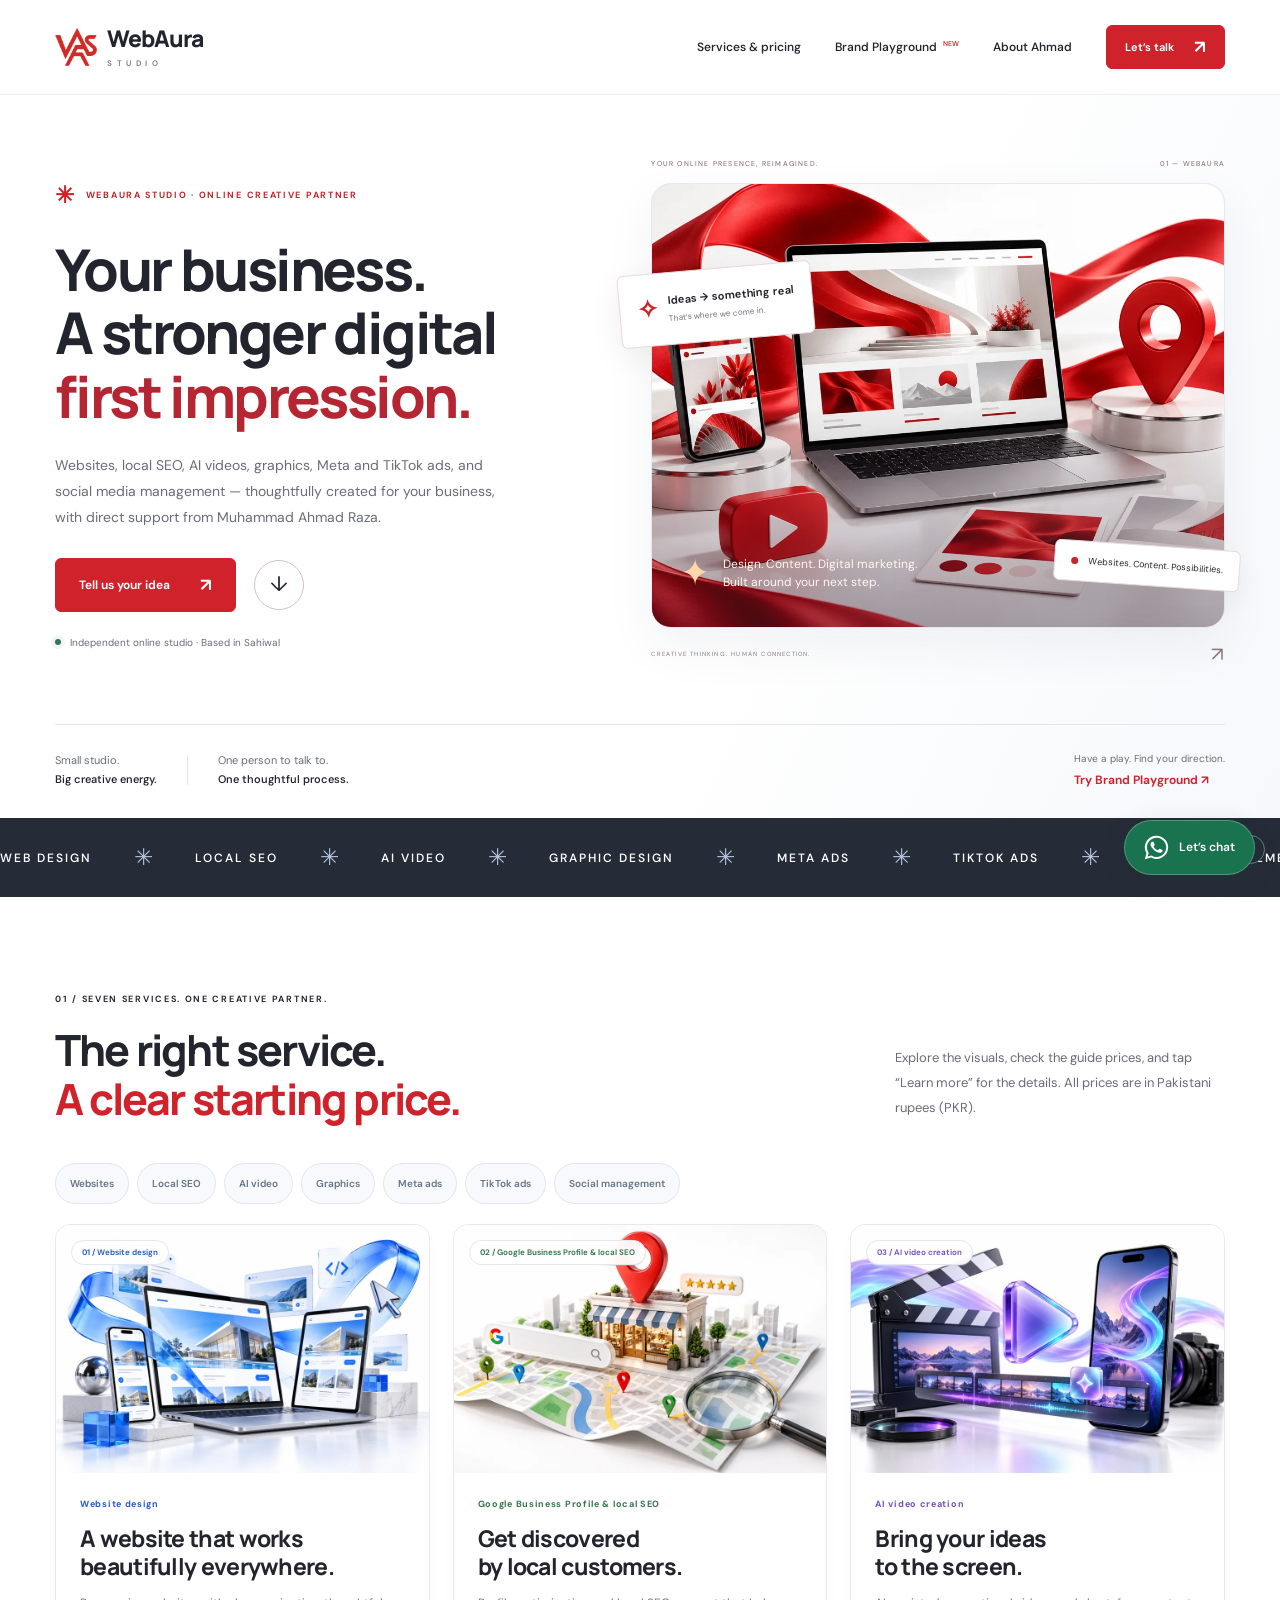
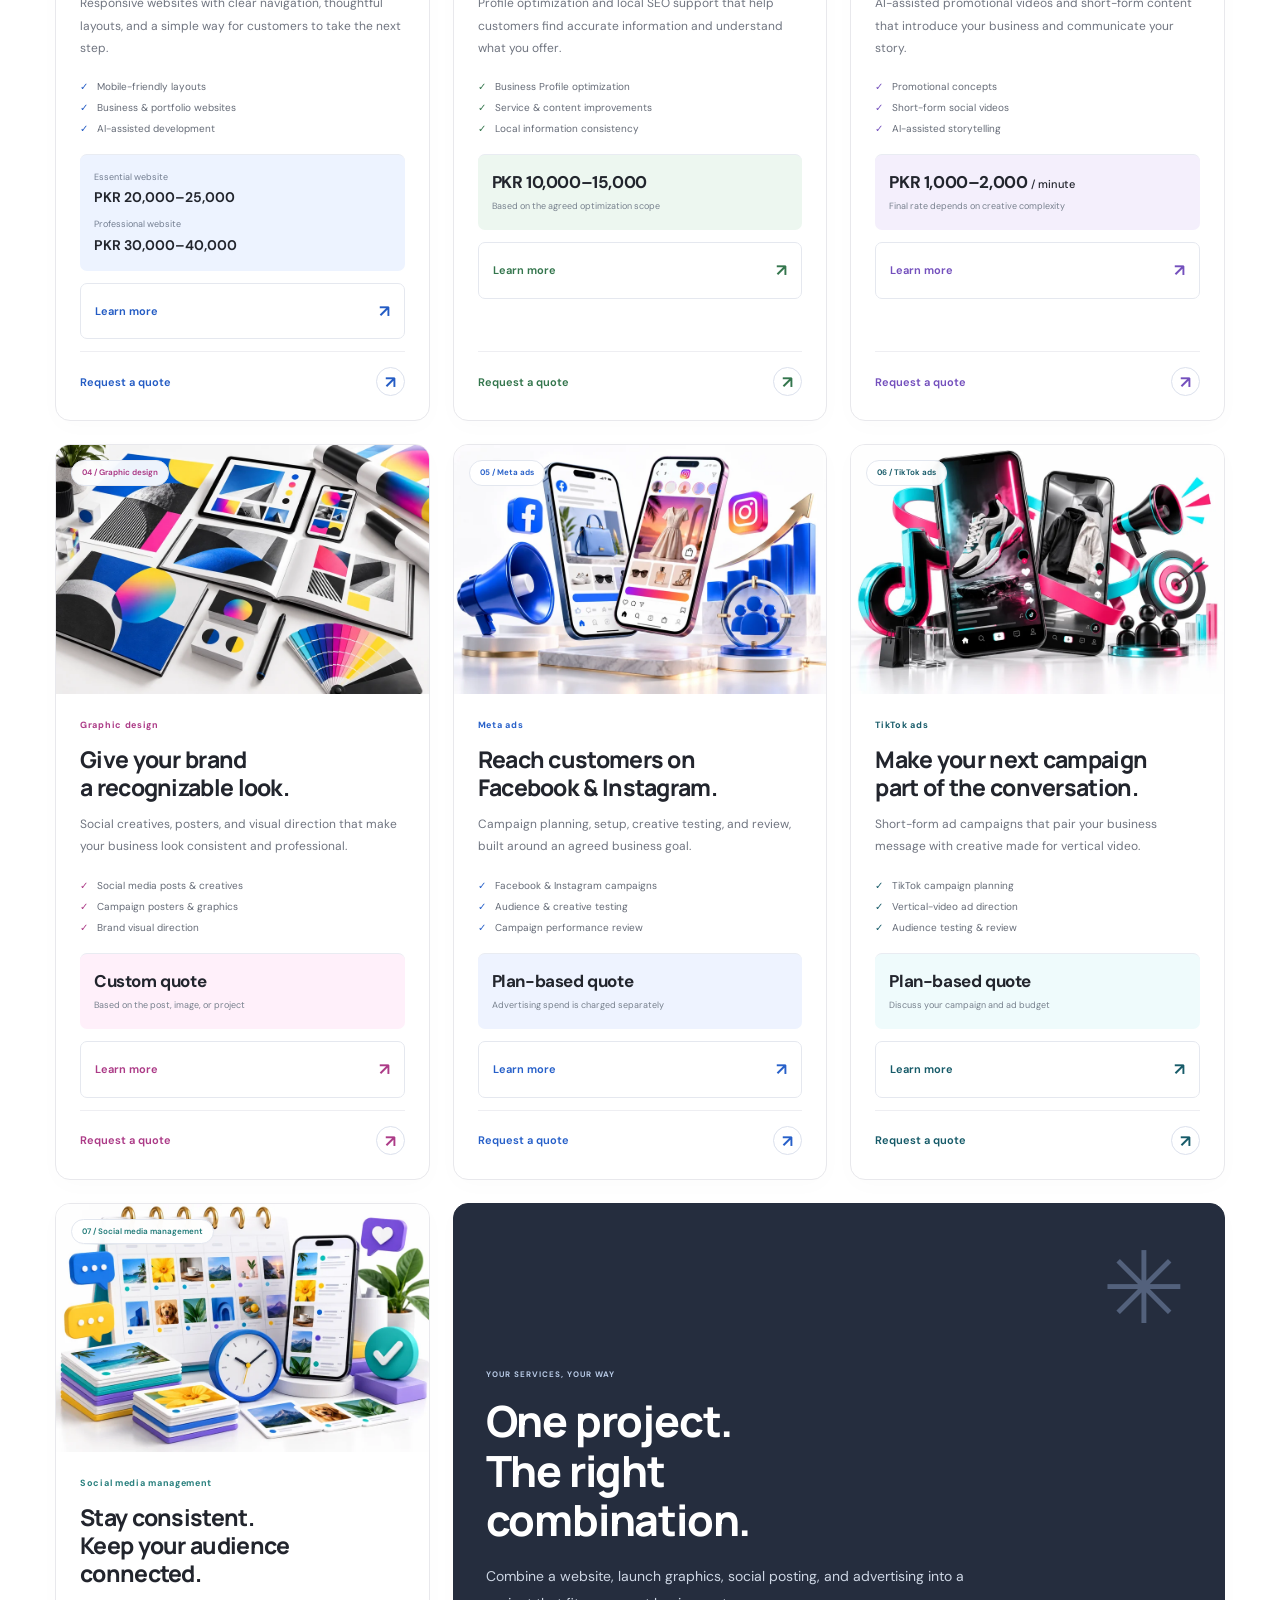
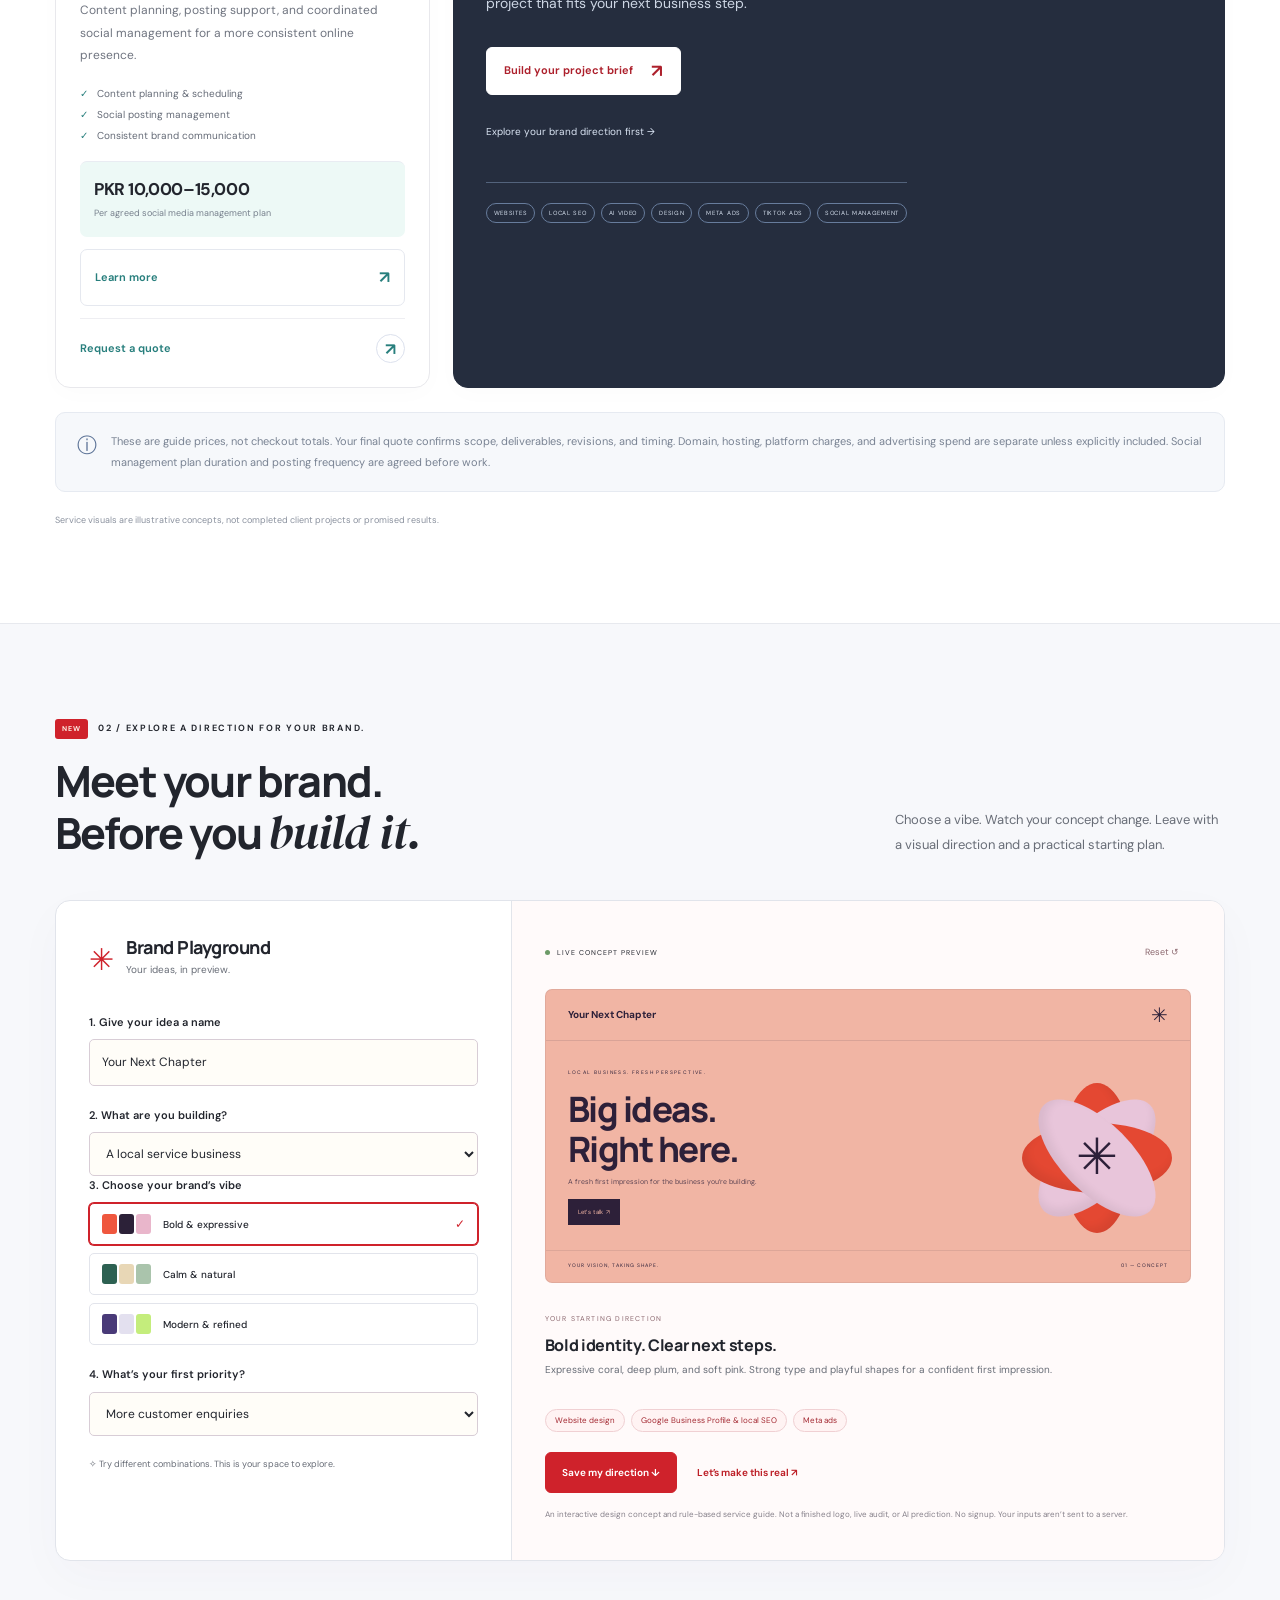
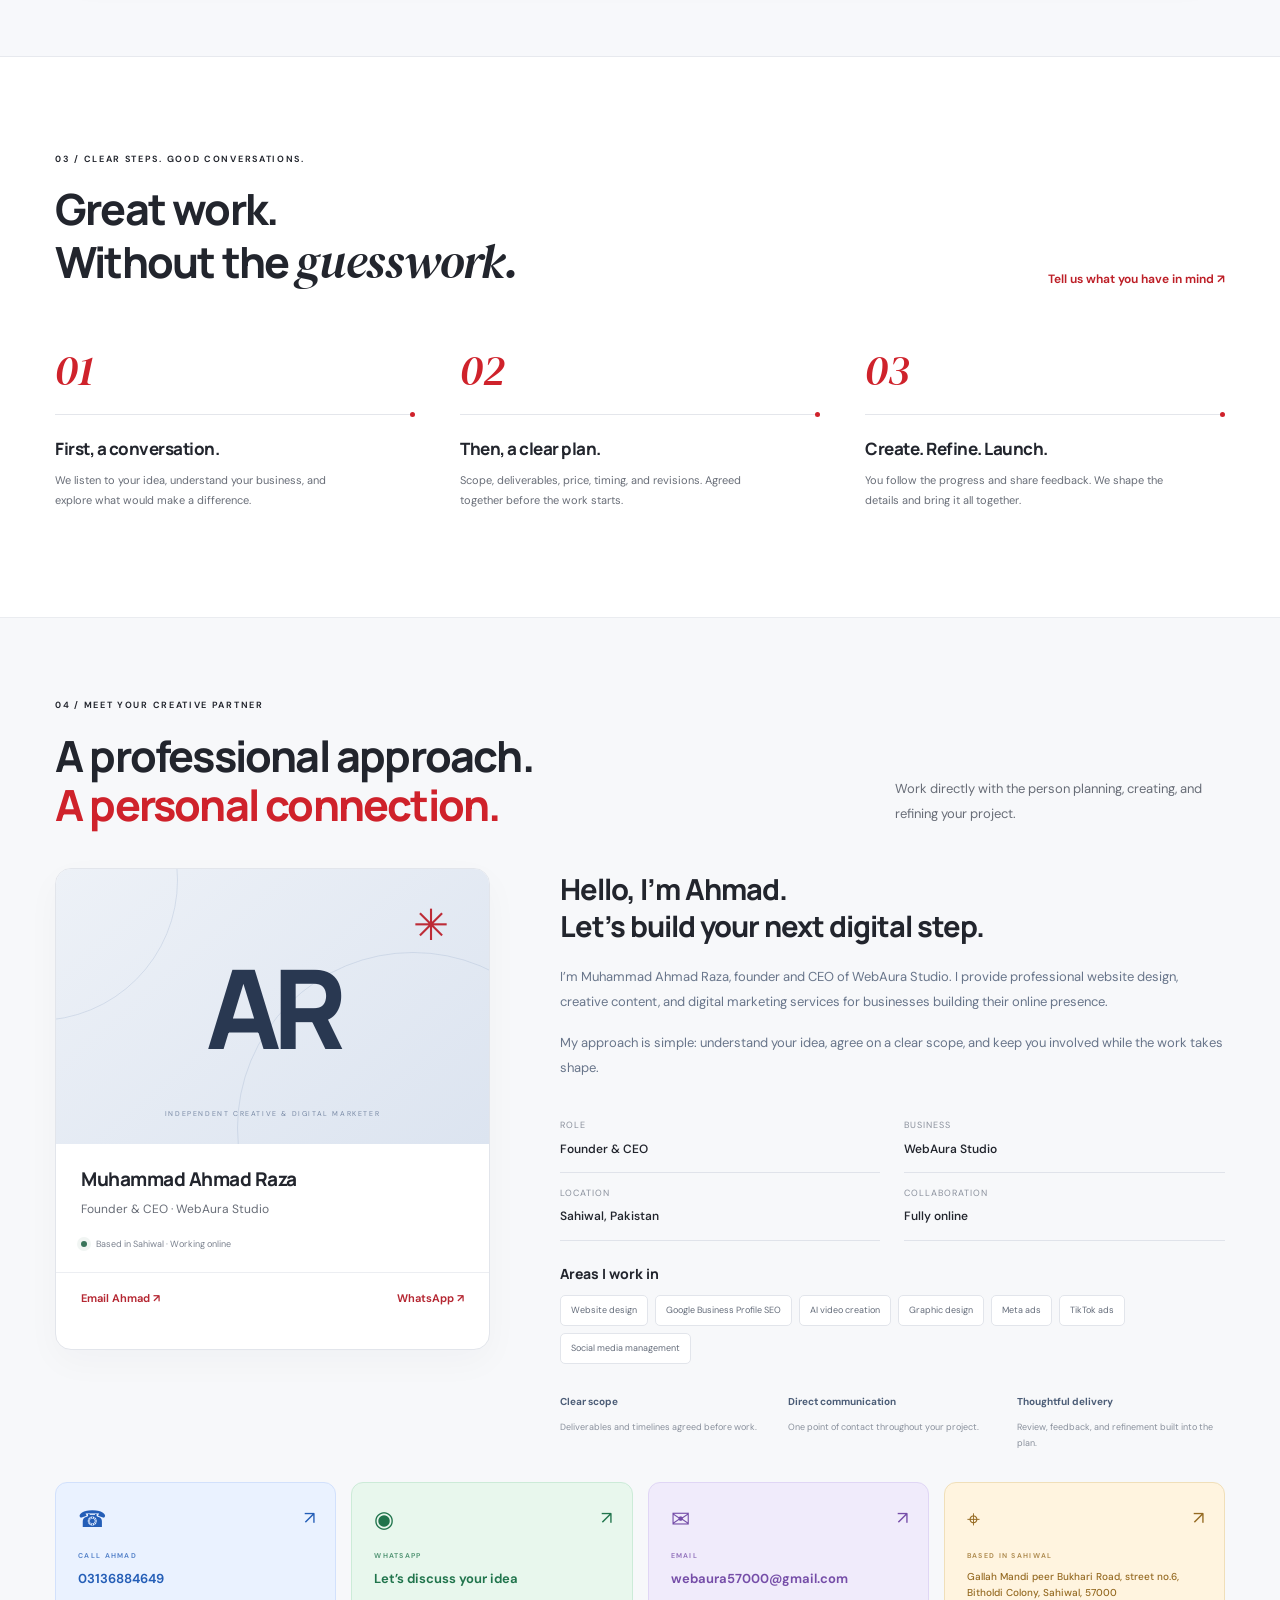
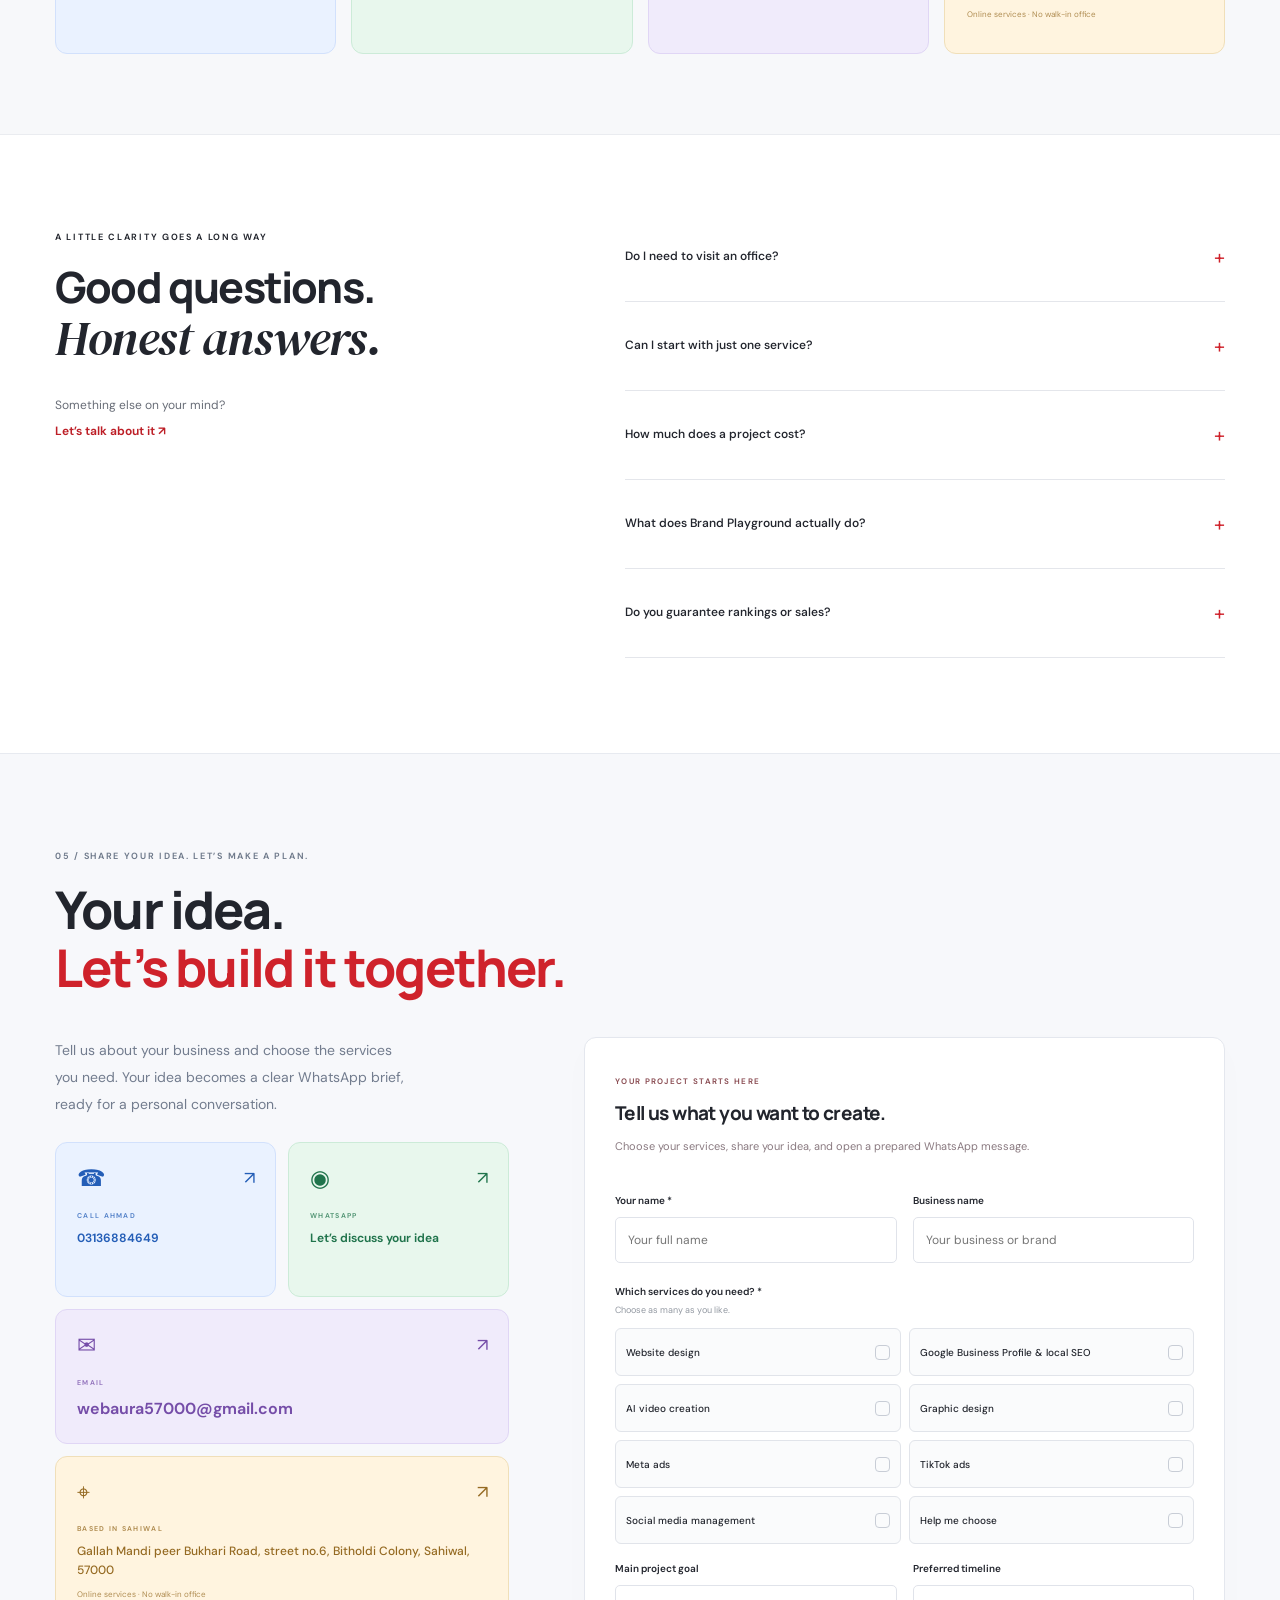
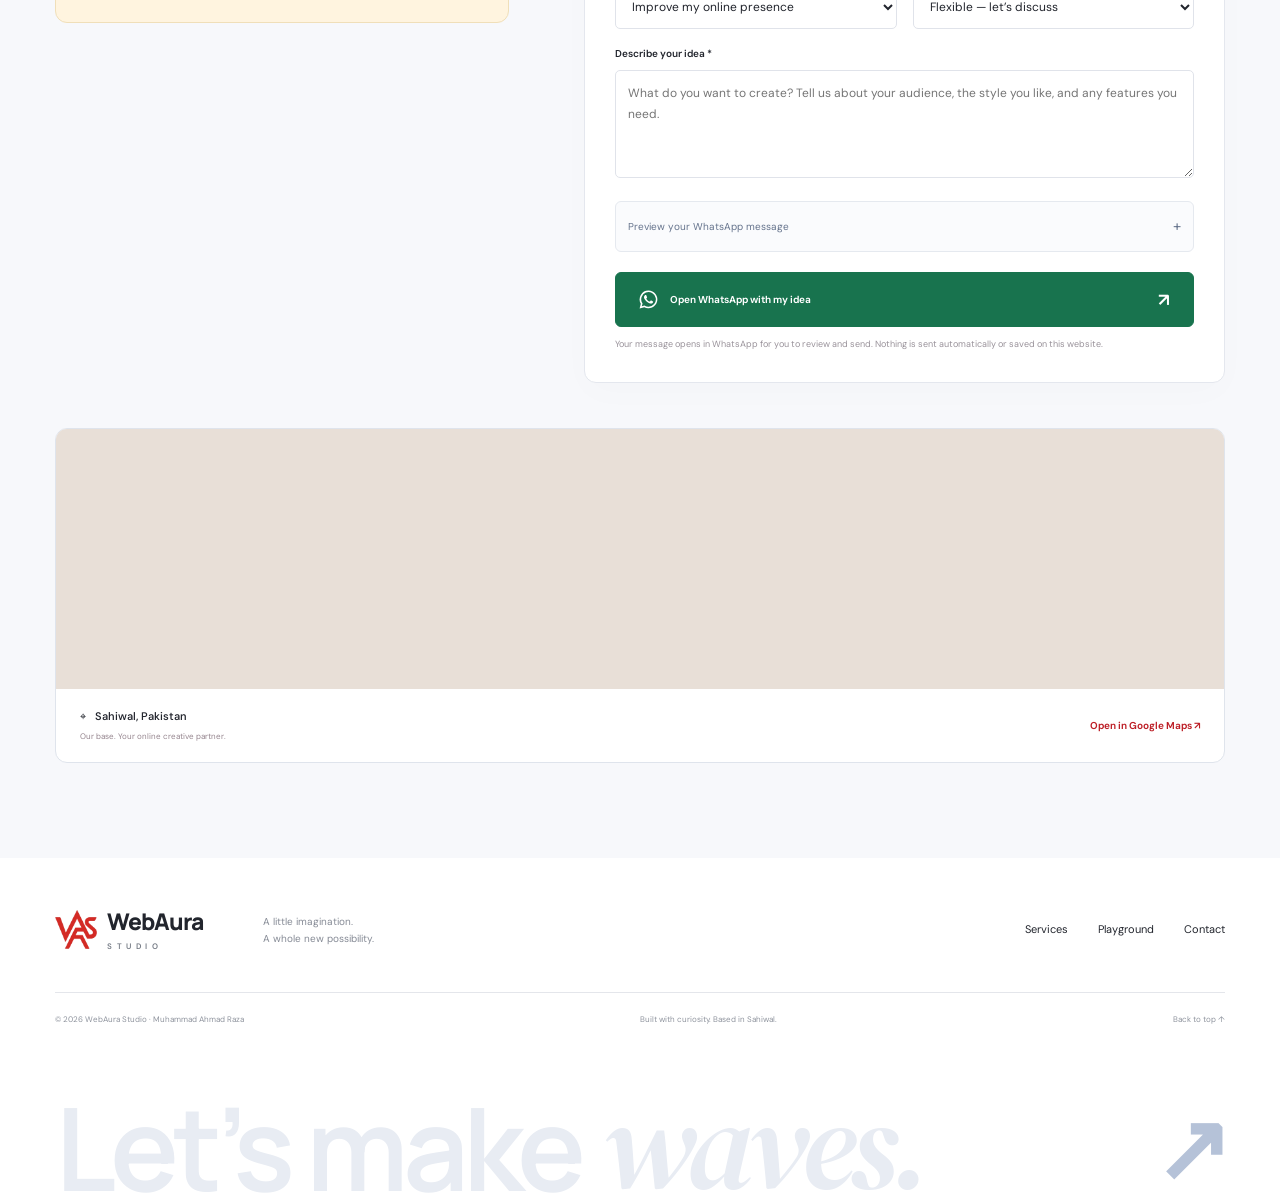
<file: index.html>
<!doctype html><html lang="en"><head><meta charset="utf-8"><meta name="viewport" content="width=device-width,initial-scale=1"><title>WebAura Studio | Websites, Creative & Digital Marketing</title><meta name="description" content="Websites, local SEO, AI videos, graphics, Meta and TikTok ads, and social media management by Muhammad Ahmad Raza. An independent online creative studio based in Sahiwal."><meta name="theme-color" content="#ffffff"><link rel="icon" href="assets/logo.png"><link rel="stylesheet" href="style.css"><script defer src="app.js"></script></head><body>
<a class="skip" href="#main">Skip to content</a><div class="scroll-progress" aria-hidden="true"></div><header><div class="shell navigation"><a href="#home" class="logo"><img src="assets/logo.png" alt="" width="42" height="42"><span>WebAura<span>STUDIO</span></span></a><button class="menu" aria-label="Open navigation" aria-controls="main-nav" aria-expanded="false"><span></span><span></span></button><nav id="main-nav" aria-label="Main navigation"><a href="#services">Services & pricing</a><a href="#playground">Brand Playground <i>NEW</i></a><a href="#studio">About Ahmad</a><a href="#contact" class="button button-small">Let’s talk <span>↗</span></a></nav></div></header>
<main id="main"><section id="home" class="hero"><div class="shell"><div class="hero-top"><div class="hero-copy"><div class="eyebrow"><span class="little-star">✳</span> WEBAURA STUDIO · ONLINE CREATIVE PARTNER</div><h1>Your business.<br>A stronger digital<br><span class="coral">first impression.</span></h1><p>Websites, local SEO, AI videos, graphics, Meta and TikTok ads, and social media management — thoughtfully created for your business, with direct support from Muhammad Ahmad Raza.</p><div class="hero-actions"><a class="button" href="#projectForm">Tell us your idea <span>↗</span></a><a class="round-link" href="#services" aria-label="Explore our services">↓</a></div><div class="hero-small"><span class="online-dot"></span> Independent online studio · Based in Sahiwal</div></div><div class="hero-image-wrap"><div class="image-topline"><span>YOUR ONLINE PRESENCE, REIMAGINED.</span><span>01 — WEBAURA</span></div><div class="hero-photo"><img src="assets/home-cover.webp" alt="Digital marketing cover showing a laptop, smartphone, location pin, video play symbol, and design swatches" width="1200" height="800" fetchpriority="high"><div class="photo-label"><span>✦</span> Design. Content. Digital marketing.<br>Built around your next step.</div></div><div class="floating-note note-one"><span>✧</span><div>Ideas → something real<small>That’s where we come in.</small></div></div><div class="floating-note note-two"><span class="note-dot"></span> Websites. Content. Possibilities.</div><div class="image-bottomline"><span>CREATIVE THINKING. HUMAN CONNECTION.</span><span>↗</span></div></div></div><div class="hero-bottom"><p>Small studio.<br><strong>Big creative energy.</strong></p><span class="divider"></span><p>One person to talk to.<br><strong>One thoughtful process.</strong></p><a href="#playground">Have a play. Find your direction.<span>Try Brand Playground ↗</span></a></div></div></section>
<div class="marquee" aria-label="Web design, local SEO, AI video, graphic design, Meta ads, TikTok ads and social media management"><div class="marquee-track"><span>WEB DESIGN</span><b>✳</b><span>LOCAL SEO</span><b>✳</b><span>AI VIDEO</span><b>✳</b><span>GRAPHIC DESIGN</span><b>✳</b><span>META ADS</span><b>✳</b><span>TIKTOK ADS</span><b>✳</b><span>SOCIAL MANAGEMENT</span><b>✳</b><span>WEB DESIGN</span><b>✳</b><span>LOCAL SEO</span><b>✳</b><span>AI VIDEO</span><b>✳</b><span>GRAPHIC DESIGN</span><b>✳</b><span>META ADS</span><b>✳</b><span>TIKTOK ADS</span><b>✳</b><span>SOCIAL MANAGEMENT</span><b>✳</b></div><button id="pauseMotion" aria-pressed="false" aria-label="Pause decorative motion">Ⅱ</button></div>
<section id="services" class="section"><div class="shell"><div class="section-head reveal"><div><div class="eyebrow">01 / SEVEN SERVICES. ONE CREATIVE PARTNER.</div><h2>The right service.<br><span class="coral">A clear starting price.</span></h2></div><p>Explore the visuals, check the guide prices, and tap “Learn more” for the details. All prices are in Pakistani rupees (PKR).</p></div><div class="service-jump-links" aria-label="Jump to a service"><a href="#service-web">Websites</a><a href="#service-seo">Local SEO</a><a href="#service-video">AI video</a><a href="#service-design">Graphics</a><a href="#service-ads">Meta ads</a><a href="#service-tiktok">TikTok ads</a><a href="#service-social">Social management</a></div><div class="poster-service-grid"><article id="service-web" class="poster-service service-web reveal"><div class="poster-image"><img src="assets/service-web.webp" alt="Laptop, tablet and phone demonstrating responsive website layouts" width="900" height="600" loading="lazy"><span class="poster-index">01 / Website design</span></div><div class="poster-content"><span class="service-kicker">Website design</span><h3>A website that works<br>beautifully everywhere.</h3><p>Responsive websites with clear navigation, thoughtful layouts, and a simple way for customers to take the next step.</p><ul><li>Mobile-friendly layouts</li><li>Business & portfolio websites</li><li>AI-assisted development</li></ul><div class="service-price"><div class="price-line"><span>Essential website</span><b>PKR 20,000–25,000</b></div><div class="price-line"><span>Professional website</span><b>PKR 30,000–40,000</b></div></div><details class="service-description"><summary>Learn more <span>↗</span></summary><p>A focused website to introduce your business, services, and contact options. A professional package allows a broader scope and richer layouts. Pages, features, revisions, domain, hosting, and any ongoing support are agreed in your quote.</p></details><a href="#projectForm" data-service="Website design">Request a quote <span class="arrow-circle">↗</span></a></div></article><article id="service-seo" class="poster-service service-seo reveal"><div class="poster-image"><img src="assets/service-seo.webp" alt="Location pin, city map and search tools illustrating local SEO" width="900" height="600" loading="lazy"><span class="poster-index">02 / Google Business Profile & local SEO</span></div><div class="poster-content"><span class="service-kicker">Google Business Profile & local SEO</span><h3>Get discovered<br>by local customers.</h3><p>Profile optimization and local SEO support that help customers find accurate information and understand what you offer.</p><ul><li>Business Profile optimization</li><li>Service & content improvements</li><li>Local information consistency</li></ul><div class="service-price"><strong>PKR 10,000–15,000</strong><small>Based on the agreed optimization scope</small></div><details class="service-description"><summary>Learn more <span>↗</span></summary><p>We review your profile information, services, descriptions, and local consistency, then agree on the improvements to make. Work depends on profile eligibility and access. Rankings and enquiries are not guaranteed.</p></details><a href="#projectForm" data-service="Google Business Profile & local SEO">Request a quote <span class="arrow-circle">↗</span></a></div></article><article id="service-video" class="poster-service service-video reveal"><div class="poster-image"><img src="assets/service-video.webp" alt="Violet play button, video frames and cinema tools illustrating AI video creation" width="900" height="600" loading="lazy"><span class="poster-index">03 / AI video creation</span></div><div class="poster-content"><span class="service-kicker">AI video creation</span><h3>Bring your ideas<br>to the screen.</h3><p>AI-assisted promotional videos and short-form content that introduce your business and communicate your story.</p><ul><li>Promotional concepts</li><li>Short-form social videos</li><li>AI-assisted storytelling</li></ul><div class="service-price"><strong>PKR 1,000–2,000 <em>/ minute</em></strong><small>Final rate depends on creative complexity</small></div><details class="service-description"><summary>Learn more <span>↗</span></summary><p>Ideal for brand introductions, promotions, and short social content. We agree on the script or concept, video length, visual style, and revisions before production. The range is per finished minute, not a flat project price.</p></details><a href="#projectForm" data-service="AI video creation">Request a quote <span class="arrow-circle">↗</span></a></div></article><article id="service-design" class="poster-service service-design reveal"><div class="poster-image"><img src="assets/service-design.webp" alt="Colorful brand stationery, poster layouts and color swatches illustrating graphic design" width="900" height="600" loading="lazy"><span class="poster-index">04 / Graphic design</span></div><div class="poster-content"><span class="service-kicker">Graphic design</span><h3>Give your brand<br>a recognizable look.</h3><p>Social creatives, posters, and visual direction that make your business look consistent and professional.</p><ul><li>Social media posts & creatives</li><li>Campaign posters & graphics</li><li>Brand visual direction</li></ul><div class="service-price"><strong>Custom quote</strong><small>Based on the post, image, or project</small></div><details class="service-description"><summary>Learn more <span>↗</span></summary><p>Tell us what you need: one post, a set of campaign graphics, a promotional poster, or a broader visual project. Pricing depends on quantity, formats, complexity, and revisions. Share references in your brief so the scope is clear.</p></details><a href="#projectForm" data-service="Graphic design">Request a quote <span class="arrow-circle">↗</span></a></div></article><article id="service-ads" class="poster-service service-ads reveal"><div class="poster-image"><img src="assets/service-ads.webp" alt="Social advertising phone screens, megaphone and target illustrating Meta ads" width="900" height="600" loading="lazy"><span class="poster-index">05 / Meta ads</span></div><div class="poster-content"><span class="service-kicker">Meta ads</span><h3>Reach customers on<br>Facebook & Instagram.</h3><p>Campaign planning, setup, creative testing, and review, built around an agreed business goal.</p><ul><li>Facebook & Instagram campaigns</li><li>Audience & creative testing</li><li>Campaign performance review</li></ul><div class="service-price"><strong>Plan-based quote</strong><small>Advertising spend is charged separately</small></div><details class="service-description"><summary>Learn more <span>↗</span></summary><p>We discuss the campaign goal, audience, creative needs, and management scope. The service fee is quoted against that plan. Platform advertising spend is separate, and results depend on factors beyond campaign setup.</p></details><a href="#projectForm" data-service="Meta ads">Request a quote <span class="arrow-circle">↗</span></a></div></article><article id="service-tiktok" class="poster-service service-tiktok reveal"><div class="poster-image"><img src="assets/service-tiktok.webp" alt="Black smartphones, cyan and pink video elements, and targeting tools illustrating TikTok ads" width="900" height="600" loading="lazy"><span class="poster-index">06 / TikTok ads</span></div><div class="poster-content"><span class="service-kicker">TikTok ads</span><h3>Make your next campaign<br>part of the conversation.</h3><p>Short-form ad campaigns that pair your business message with creative made for vertical video.</p><ul><li>TikTok campaign planning</li><li>Vertical-video ad direction</li><li>Audience testing & review</li></ul><div class="service-price"><strong>Plan-based quote</strong><small>Discuss your campaign and ad budget</small></div><details class="service-description"><summary>Learn more <span>↗</span></summary><p>We plan around your audience, objective, video creative, and campaign requirements. Setup and management are scoped before work begins. Platform access and advertising eligibility apply. Advertising spend is separate from the service fee.</p></details><a href="#projectForm" data-service="TikTok ads">Request a quote <span class="arrow-circle">↗</span></a></div></article><article id="service-social" class="poster-service service-social reveal"><div class="poster-image"><img src="assets/service-social.webp" alt="Content calendar, scheduling clock and social feeds illustrating social media management" width="900" height="600" loading="lazy"><span class="poster-index">07 / Social media management</span></div><div class="poster-content"><span class="service-kicker">Social media management</span><h3>Stay consistent.<br>Keep your audience connected.</h3><p>Content planning, posting support, and coordinated social management for a more consistent online presence.</p><ul><li>Content planning & scheduling</li><li>Social posting management</li><li>Consistent brand communication</li></ul><div class="service-price"><strong>PKR 10,000–15,000</strong><small>Per agreed social media management plan</small></div><details class="service-description"><summary>Learn more <span>↗</span></summary><p>We define the platforms, posting frequency, content responsibilities, approval process, and plan duration together. Design, video, engagement support, and reporting are included only where agreed in the scope. Share your preferred platforms in your idea.</p></details><a href="#projectForm" data-service="Social media management">Request a quote <span class="arrow-circle">↗</span></a></div></article><article class="poster-service package-card reveal"><span class="package-spark">✳</span><span class="service-kicker">YOUR SERVICES, YOUR WAY</span><h3>One project.<br>The right combination.</h3><p>Combine a website, launch graphics, social posting, and advertising into a project that fits your next business step.</p><a href="#projectForm" class="button button-light">Build your project brief <span>↗</span></a><a href="#playground" class="package-secondary">Explore your brand direction first →</a><div class="package-labels"><span>WEBSITES</span><span>LOCAL SEO</span><span>AI VIDEO</span><span>DESIGN</span><span>META ADS</span><span>TIKTOK ADS</span><span>SOCIAL MANAGEMENT</span></div></article></div><div class="price-note"><span>ⓘ</span><p>These are guide prices, not checkout totals. Your final quote confirms scope, deliverables, revisions, and timing. Domain, hosting, platform charges, and advertising spend are separate unless explicitly included. Social management plan duration and posting frequency are agreed before work.</p></div><p class="concept-caption">Service visuals are illustrative concepts, not completed client projects or promised results.</p></div></section>
<section id="playground" class="play-section section"><div class="shell"><div class="section-head reveal"><div><div class="eyebrow"><span class="new-pill">NEW</span> 02 / EXPLORE A DIRECTION FOR YOUR BRAND.</div><h2>Meet your brand.<br>Before you <span class="serif">build it.</span></h2></div><p>Choose a vibe. Watch your concept change. Leave with a visual direction and a practical starting plan.</p></div><div class="playground reveal"><div class="play-controls"><div class="play-control-title"><span>✳</span><div><h3>Brand Playground</h3><small>Your ideas, in preview.</small></div></div><label for="brandName">1. Give your idea a name</label><input id="brandName" value="Your Next Chapter" maxlength="40" placeholder="Your business name"><label for="businessType">2. What are you building?</label><select id="businessType"><option value="local">A local service business</option><option value="shop">An online shop</option><option value="creator">A personal brand</option><option value="startup">A new startup</option></select><fieldset><legend>3. Choose your brand’s vibe</legend><div class="vibe-choices"><button type="button" class="vibe active" data-vibe="bold" aria-pressed="true"><span class="swatches"><i></i><i></i><i></i></span><b>Bold & expressive</b></button><button type="button" class="vibe" data-vibe="calm" aria-pressed="false"><span class="swatches calm-swatches"><i></i><i></i><i></i></span><b>Calm & natural</b></button><button type="button" class="vibe" data-vibe="modern" aria-pressed="false"><span class="swatches modern-swatches"><i></i><i></i><i></i></span><b>Modern & refined</b></button></div></fieldset><label for="goal">4. What’s your first priority?</label><select id="goal"><option value="enquiries">More customer enquiries</option><option value="awareness">A recognizable brand</option><option value="sales">A better online sales journey</option></select><div class="play-controls-note">✧ Try different combinations. This is your space to explore.</div></div><div class="play-preview"><div class="preview-caption"><span><i class="live-dot"></i> LIVE CONCEPT PREVIEW</span><button type="button" id="resetPlay">Reset ↺</button></div><div class="brand-preview" id="brandPreview" data-vibe="bold"><div class="demo-nav"><b id="previewName">Your Next Chapter</b><span>✳</span></div><div class="demo-content"><span id="previewCategory">LOCAL BUSINESS. FRESH PERSPECTIVE.</span><h3 id="previewHeadline">Big ideas.<br>Right here.</h3><p id="previewDescription">A fresh first impression for the business you’re building.</p><span class="demo-cta" id="previewCta">Let’s talk ↗</span><div class="demo-sculpture" aria-hidden="true"><i></i><i></i><i></i><i></i><b>✳</b></div></div><div class="demo-footer"><span>YOUR VISION, TAKING SHAPE.</span><span>01 — CONCEPT</span></div></div><div class="direction-summary" aria-live="polite"><span>YOUR STARTING DIRECTION</span><h4 id="directionTitle">Bold identity. Clear next steps.</h4><p id="directionText"></p><div id="suggestedServices" class="suggested-services"></div></div><div class="play-actions"><button class="button" id="saveDirection">Save my direction ↓</button><a href="#projectForm" class="text-link" id="discussDirection">Let’s make this real ↗</a></div><p class="tool-note">An interactive design concept and rule-based service guide. Not a finished logo, live audit, or AI prediction. No signup. Your inputs aren’t sent to a server.</p></div></div></div></section>
<section class="section process-section"><div class="shell"><div class="section-head reveal"><div><div class="eyebrow">03 / CLEAR STEPS. GOOD CONVERSATIONS.</div><h2>Great work.<br>Without the <span class="serif">guesswork.</span></h2></div><a class="text-link" href="#contact">Tell us what you have in mind ↗</a></div><div class="process-grid"><article class="reveal"><span>01</span><div class="step-line"></div><h3>First, a conversation.</h3><p>We listen to your idea, understand your business, and explore what would make a difference.</p></article><article class="reveal"><span>02</span><div class="step-line"></div><h3>Then, a clear plan.</h3><p>Scope, deliverables, price, timing, and revisions. Agreed together before the work starts.</p></article><article class="reveal"><span>03</span><div class="step-line"></div><h3>Create. Refine. Launch.</h3><p>You follow the progress and share feedback. We shape the details and bring it all together.</p></article></div></div></section>
<section class="studio-section" id="studio"><div class="shell"><div class="section-head reveal"><div><div class="eyebrow">04 / MEET YOUR CREATIVE PARTNER</div><h2>A professional approach.<br><span class="coral">A personal connection.</span></h2></div><p>Work directly with the person planning, creating, and refining your project.</p></div><div class="profile-grid"><div class="profile-card reveal"><div class="profile-monogram" aria-label="Muhammad Ahmad Raza initials"><span>AR</span><i>✳</i><small>INDEPENDENT CREATIVE & DIGITAL MARKETER</small></div><div class="profile-name"><h3>Muhammad Ahmad Raza</h3><p>Founder & CEO · WebAura Studio</p><span class="profile-status"><i class="online-dot"></i> Based in Sahiwal · Working online</span></div><div class="profile-contact"><a href="mailto:webaura57000@gmail.com">Email Ahmad ↗</a><a href="https://wa.me/923136884649" target="_blank" rel="noopener">WhatsApp ↗</a></div></div><div class="profile-copy reveal"><h3>Hello, I’m Ahmad.<br>Let’s build your next digital step.</h3><p>I’m Muhammad Ahmad Raza, founder and CEO of WebAura Studio. I provide professional website design, creative content, and digital marketing services for businesses building their online presence.</p><p>My approach is simple: understand your idea, agree on a clear scope, and keep you involved while the work takes shape.</p><dl class="profile-facts"><div><dt>Role</dt><dd>Founder & CEO</dd></div><div><dt>Business</dt><dd>WebAura Studio</dd></div><div><dt>Location</dt><dd>Sahiwal, Pakistan</dd></div><div><dt>Collaboration</dt><dd>Fully online</dd></div></dl><h4>Areas I work in</h4><div class="expertise-tags"><span>Website design</span><span>Google Business Profile SEO</span><span>AI video creation</span><span>Graphic design</span><span>Meta ads</span><span>TikTok ads</span><span>Social media management</span></div><div class="profile-principles"><div><b>Clear scope</b><small>Deliverables and timelines agreed before work.</small></div><div><b>Direct communication</b><small>One point of contact throughout your project.</small></div><div><b>Thoughtful delivery</b><small>Review, feedback, and refinement built into the plan.</small></div></div></div></div><div class="personal-contact-tiles"><a class="info-tile info-call" href="tel:+923136884649"><span class="tile-icon">☎</span><small>CALL AHMAD</small><strong>03136884649</strong><span class="tile-arrow">↗</span></a><a class="info-tile info-whatsapp" href="https://wa.me/923136884649" target="_blank" rel="noopener"><span class="tile-icon">◉</span><small>WHATSAPP</small><strong>Let’s discuss your idea</strong><span class="tile-arrow">↗</span></a><a class="info-tile info-email" href="mailto:webaura57000@gmail.com"><span class="tile-icon">✉</span><small>EMAIL</small><strong>webaura57000@gmail.com</strong><span class="tile-arrow">↗</span></a><a class="info-tile info-address" href="https://www.google.com/maps/search/?api=1&query=30.654380673927292%2C73.11284233866434" target="_blank" rel="noopener"><span class="tile-icon">⌖</span><small>BASED IN SAHIWAL</small><strong>Gallah Mandi peer Bukhari Road, street no.6, Bitholdi Colony, Sahiwal, 57000</strong><em>Online services · No walk-in office</em><span class="tile-arrow">↗</span></a></div></div></section>
<section class="section"><div class="shell faq-grid"><div class="reveal"><div class="eyebrow">A LITTLE CLARITY GOES A LONG WAY</div><h2>Good questions.<br><span class="serif">Honest answers.</span></h2><p>Something else on your mind?<br><a class="text-link" href="mailto:webaura57000@gmail.com">Let’s talk about it ↗</a></p></div><div class="faq-list reveal"><details><summary>Do I need to visit an office?<span>+</span></summary><p>No. WebAura Studio provides services online. We discuss requirements, share updates, and deliver remotely. The listed address is our location, not a walk-in agency office.</p></details><details><summary>Can I start with just one service?<span>+</span></summary><p>Absolutely. Start with a website, local SEO, graphics, a video, or an ads project. We’ll agree on a focused scope that makes sense for your needs.</p></details><details><summary>How much does a project cost?<span>+</span></summary><p>Guide prices appear on every service card. Website packages start at PKR 20,000–25,000; professional websites are PKR 30,000–40,000. Final scope, timing, revisions, and any separate platform or advertising costs are confirmed in your quote.</p></details><details><summary>What does Brand Playground actually do?<span>+</span></summary><p>It previews three curated visual styles with your chosen business name and type. Transparent rules suggest services based on your business and priority. You can save a visual direction card and bring that into a project discussion. It does not use a trained AI model.</p></details><details><summary>Do you guarantee rankings or sales?<span>+</span></summary><p>No. Rankings, enquiries, and ad results depend on many factors. We agree on the work and focus on useful creative, thoughtful setup, and learning from real outcomes.</p></details></div></div></section>
<section id="contact" class="contact-section section"><div class="shell"><div class="contact-heading reveal"><div class="eyebrow">05 / SHARE YOUR IDEA. LET’S MAKE A PLAN.</div><h2>Your idea.<br><span class="coral">Let’s build it together.</span></h2></div><div class="contact-grid"><div class="contact-info reveal"><p>Tell us about your business and choose the services you need. Your idea becomes a clear WhatsApp brief, ready for a personal conversation.</p><div class="personal-contact-tiles"><a class="info-tile info-call" href="tel:+923136884649"><span class="tile-icon">☎</span><small>CALL AHMAD</small><strong>03136884649</strong><span class="tile-arrow">↗</span></a><a class="info-tile info-whatsapp" href="https://wa.me/923136884649" target="_blank" rel="noopener"><span class="tile-icon">◉</span><small>WHATSAPP</small><strong>Let’s discuss your idea</strong><span class="tile-arrow">↗</span></a><a class="info-tile info-email" href="mailto:webaura57000@gmail.com"><span class="tile-icon">✉</span><small>EMAIL</small><strong>webaura57000@gmail.com</strong><span class="tile-arrow">↗</span></a><a class="info-tile info-address" href="https://www.google.com/maps/search/?api=1&query=30.654380673927292%2C73.11284233866434" target="_blank" rel="noopener"><span class="tile-icon">⌖</span><small>BASED IN SAHIWAL</small><strong>Gallah Mandi peer Bukhari Road, street no.6, Bitholdi Colony, Sahiwal, 57000</strong><em>Online services · No walk-in office</em><span class="tile-arrow">↗</span></a></div></div><form id="projectForm" class="project-form reveal"><div class="form-heading"><span class="form-step">YOUR PROJECT STARTS HERE</span><h3>Tell us what you want to create.</h3><p>Choose your services, share your idea, and open a prepared WhatsApp message.</p></div><div id="quoteStatus" class="quote-status" role="status" hidden></div><div class="form-row"><div><label for="name">Your name *</label><input id="name" required autocomplete="name" maxlength="100" placeholder="Your full name"></div><div><label for="businessName">Business name</label><input id="businessName" autocomplete="organization" maxlength="100" placeholder="Your business or brand"></div></div><fieldset class="service-picker"><legend>Which services do you need? *</legend><p>Choose as many as you like.</p><div class="service-options"><label class="service-option"><input type="checkbox" name="requestedService" value="Website design"><span><b>Website design</b><i>✓</i></span></label><label class="service-option"><input type="checkbox" name="requestedService" value="Google Business Profile & local SEO"><span><b>Google Business Profile & local SEO</b><i>✓</i></span></label><label class="service-option"><input type="checkbox" name="requestedService" value="AI video creation"><span><b>AI video creation</b><i>✓</i></span></label><label class="service-option"><input type="checkbox" name="requestedService" value="Graphic design"><span><b>Graphic design</b><i>✓</i></span></label><label class="service-option"><input type="checkbox" name="requestedService" value="Meta ads"><span><b>Meta ads</b><i>✓</i></span></label><label class="service-option"><input type="checkbox" name="requestedService" value="TikTok ads"><span><b>TikTok ads</b><i>✓</i></span></label><label class="service-option"><input type="checkbox" name="requestedService" value="Social media management"><span><b>Social media management</b><i>✓</i></span></label><label class="service-option"><input type="checkbox" name="requestedService" value="Help choosing the right services"><span><b>Help me choose</b><i>✓</i></span></label></div><span id="serviceError" class="field-error" role="status"></span></fieldset><div class="brief-options"><div id="websitePackageField" hidden><label for="websitePackage">Website package</label><select id="websitePackage"><option value="essential">Essential · PKR 20,000–25,000</option><option value="professional">Professional · PKR 30,000–40,000</option><option value="discuss">Help me choose a package</option></select></div><div id="videoDurationField" hidden><label for="videoDuration">Approximate video length (minutes)</label><input id="videoDuration" type="number" min="1" max="120" step="1" value="1" inputmode="numeric"><small>Guide rate: PKR 1,000–2,000 per finished minute.</small></div></div><div class="brief-pricing" id="briefPricing" aria-live="polite"><h4>Your pricing guide</h4><ul id="briefRates"></ul><p>Indicative ranges only. Custom services and ad spend are quoted separately.</p></div><div class="form-row"><div><label for="projectGoal">Main project goal</label><select id="projectGoal"><option>Improve my online presence</option><option>Get more customer enquiries</option><option>Build brand awareness</option><option>Support online sales</option><option>Discuss my idea first</option></select></div><div><label for="timeline">Preferred timeline</label><select id="timeline"><option>Flexible — let’s discuss</option><option>As soon as practical</option><option>Within 2–4 weeks</option><option>Within 1–2 months</option></select></div></div><label for="message">Describe your idea *</label><textarea id="message" required rows="4" maxlength="3000" placeholder="What do you want to create? Tell us about your audience, the style you like, and any features you need."></textarea><details class="message-preview"><summary>Preview your WhatsApp message <span>+</span></summary><pre id="whatsappPreview"></pre></details><button class="button whatsapp-submit" type="submit"><svg viewBox="0 0 32 32" aria-hidden="true" fill="currentColor"><path d="M16 .9A14.9 14.9 0 0 0 3.1 23.3L1 31l7.9-2.1A14.9 14.9 0 1 0 16 .9Zm0 27.2c-2.2 0-4.3-.6-6.2-1.7l-.4-.2-4.7 1.2L6 22.9l-.3-.5A12.3 12.3 0 1 1 16 28.1Zm6.8-9.2c-.4-.2-2.2-1.1-2.5-1.2-.4-.1-.6-.2-.9.2-.2.4-.9 1.2-1.1 1.4-.2.2-.4.3-.8.1-.4-.2-1.6-.6-3-1.9-1.1-1-1.9-2.2-2.1-2.6-.2-.4 0-.6.2-.8l.6-.7c.2-.2.2-.4.4-.6.1-.3 0-.5 0-.7-.1-.2-.9-2.1-1.2-2.9-.3-.7-.6-.6-.9-.6h-.8c-.3 0-.7.1-1 .5-.3.4-1.3 1.3-1.3 3.1s1.4 3.6 1.6 3.9c.2.2 2.7 4.1 6.5 5.7.9.4 1.6.6 2.2.8.9.3 1.7.3 2.3.1.7-.1 2.2-.9 2.5-1.7.3-.9.3-1.6.2-1.7-.1-.2-.3-.3-.7-.5Z"/></svg> Open WhatsApp with my idea <span>↗</span></button><p class="form-note">Your message opens in WhatsApp for you to review and send. Nothing is sent automatically or saved on this website.</p><div id="whatsappFallback" hidden><p>Your prepared message is ready. <a id="openWhatsappAgain" href="https://wa.me/923136884649" target="_blank" rel="noopener">Open WhatsApp again</a> or <button type="button" id="copyWhatsapp">copy the message</button>.</p><span id="copyStatus" role="status"></span><textarea id="manualCopy" aria-label="Prepared WhatsApp message for manual copying" readonly hidden></textarea></div></form></div><div class="location-card reveal"><iframe title="WebAura Studio location in Sahiwal" src="https://maps.google.com/maps?q=30.654380673927292,73.11284233866434&z=16&output=embed" loading="lazy" referrerpolicy="no-referrer-when-downgrade" allowfullscreen></iframe><div><span>⌖ &nbsp; Sahiwal, Pakistan<small>Our base. Your online creative partner.</small></span><a class="text-link" href="https://www.google.com/maps/search/?api=1&query=30.654380673927292%2C73.11284233866434" target="_blank" rel="noopener">Open in Google Maps ↗</a></div></div></div></section></main>
<footer><div class="shell"><div class="footer-main"><a class="logo" href="#home"><img src="assets/logo.png" alt="WebAura Studio logo" width="42" height="42"><span>WebAura<span>STUDIO</span></span></a><p>A little imagination.<br>A whole new possibility.</p><div><a href="#services">Services</a><a href="#playground">Playground</a><a href="#contact">Contact</a></div></div><div class="footer-bottom"><span>© 2026 WebAura Studio · Muhammad Ahmad Raza</span><span>Built with curiosity. Based in Sahiwal.</span><a href="#home">Back to top ↑</a></div><div class="footer-wordmark" aria-hidden="true">Let’s make <span class="serif">waves.</span><span>↗</span></div></div></footer><a class="floating-whatsapp" href="https://wa.me/923136884649?text=Hello%20WebAura%20Studio%2C%20I%27d%20like%20to%20discuss%20a%20project." target="_blank" rel="noopener" aria-label="Chat with WebAura Studio on WhatsApp"><svg viewBox="0 0 32 32" aria-hidden="true" fill="currentColor"><path d="M16 .9A14.9 14.9 0 0 0 3.1 23.3L1 31l7.9-2.1A14.9 14.9 0 1 0 16 .9Zm0 27.2c-2.2 0-4.3-.6-6.2-1.7l-.4-.2-4.7 1.2L6 22.9l-.3-.5A12.3 12.3 0 1 1 16 28.1Zm6.8-9.2c-.4-.2-2.2-1.1-2.5-1.2-.4-.1-.6-.2-.9.2-.2.4-.9 1.2-1.1 1.4-.2.2-.4.3-.8.1-.4-.2-1.6-.6-3-1.9-1.1-1-1.9-2.2-2.1-2.6-.2-.4 0-.6.2-.8l.6-.7c.2-.2.2-.4.4-.6.1-.3 0-.5 0-.7-.1-.2-.9-2.1-1.2-2.9-.3-.7-.6-.6-.9-.6h-.8c-.3 0-.7.1-1 .5-.3.4-1.3 1.3-1.3 3.1s1.4 3.6 1.6 3.9c.2.2 2.7 4.1 6.5 5.7.9.4 1.6.6 2.2.8.9.3 1.7.3 2.3.1.7-.1 2.2-.9 2.5-1.7.3-.9.3-1.6.2-1.7-.1-.2-.3-.3-.7-.5Z"/></svg><span>Let’s chat</span></a><nav class="mobile-action-bar" aria-label="Quick mobile actions"><a href="#services"><span>▦</span>Services & pricing</a><a href="tel:+923136884649"><span>☎</span>Call Ahmad</a><a href="#projectForm" class="mobile-primary"><span>✎</span>Build my brief</a></nav><div class="toast" id="toast" role="status"></div></body></html>
</file>
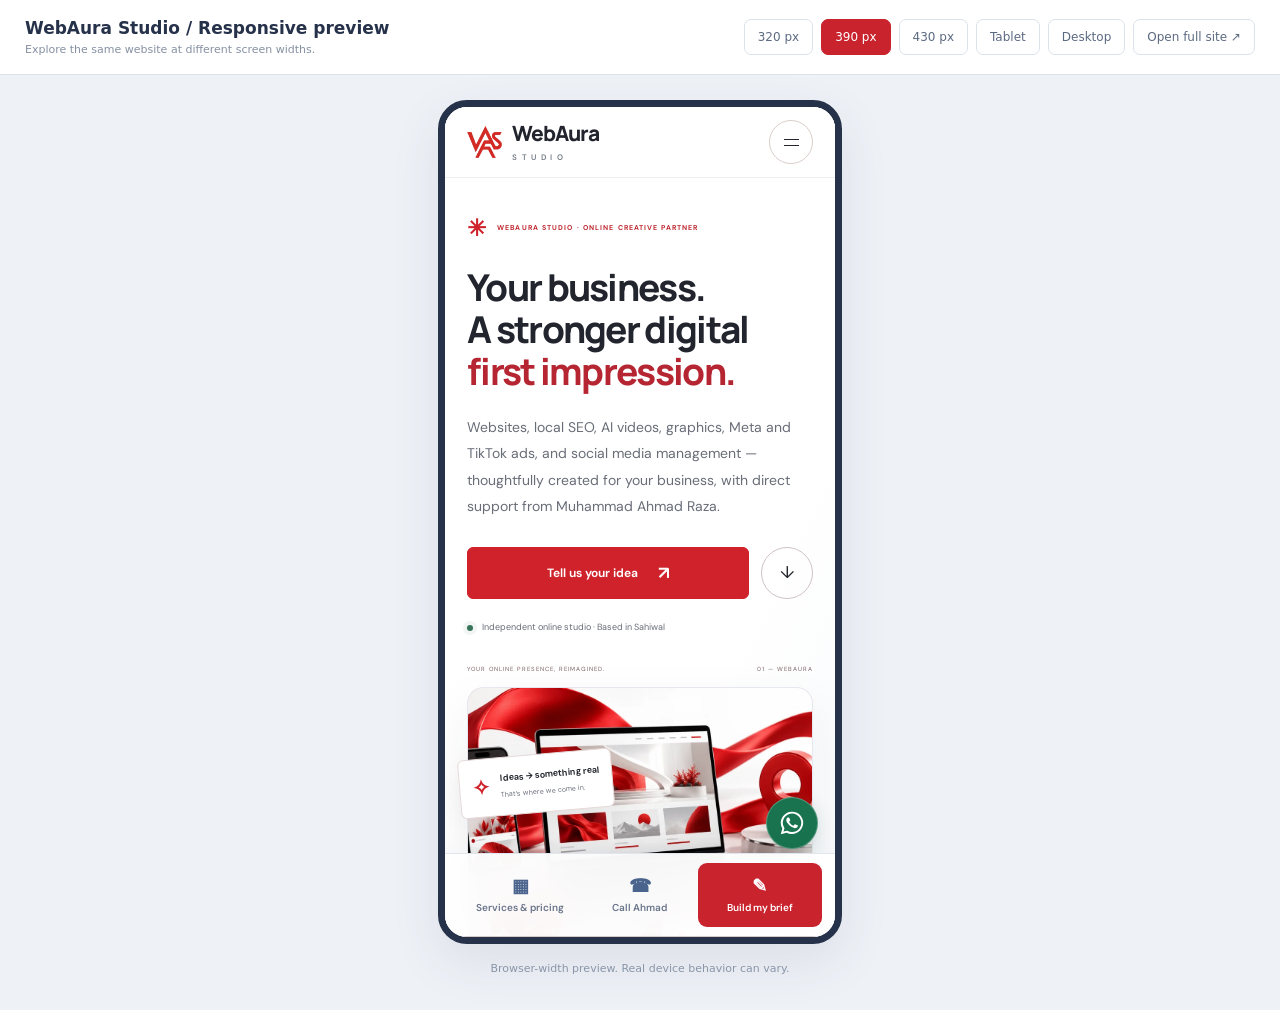
<file: device-preview.html>
<!doctype html><html lang="en"><head><meta charset="utf-8"><meta name="viewport" content="width=device-width,initial-scale=1"><meta name="robots" content="noindex,nofollow"><title>WebAura Studio — Responsive Preview</title><style>*{box-sizing:border-box}body{margin:0;background:#eef1f6;color:#26314a;font:14px system-ui,sans-serif}header{display:flex;align-items:center;justify-content:space-between;gap:18px;padding:18px 25px;background:#fff;border-bottom:1px solid #dce2eb;flex-wrap:wrap}header b{font-size:17px}header small{display:block;font-size:11px;color:#8590a2;margin-top:5px}.buttons{display:flex;gap:8px;flex-wrap:wrap}button,a{font:inherit;cursor:pointer;border:1px solid #dce2eb;background:#fff;border-radius:7px;color:#5c6a81;padding:10px 13px;text-decoration:none;font-size:12px}button[aria-pressed=true]{background:#c9232e;color:white;border-color:#c9232e}.stage{padding:25px 12px 35px;overflow-x:auto;text-align:center}.frame-shell{display:inline-block;max-width:none;border:7px solid #26314a;border-radius:29px;box-shadow:0 18px 50px #34425d18;background:#fff;overflow:hidden;transition:width .2s;width:404px;height:844px}iframe{width:100%;height:100%;display:block;border:0;background:white}.caption{margin:15px 0 0;font-size:11px;color:#8995a8}@media(max-width:600px){header{padding:16px}.stage{padding:14px 0}.frame-shell{width:100%!important;height:calc(100dvh - 180px);border:0;border-radius:0}.caption{display:none}.buttons button{font-size:11px;padding:9px}}</style></head><body><header><div><b>WebAura Studio / Responsive preview</b><small>Explore the same website at different screen widths.</small></div><div class="buttons"><button data-width="334" aria-pressed="false">320 px</button><button data-width="404" aria-pressed="true">390 px</button><button data-width="444" aria-pressed="false">430 px</button><button data-width="782" aria-pressed="false">Tablet</button><button data-width="1214" aria-pressed="false">Desktop</button><a href="index.html" target="_blank" rel="noopener">Open full site ↗</a></div></header><main class="stage"><div class="frame-shell" id="device"><iframe src="index.html" title="WebAura Studio responsive website"></iframe></div><p class="caption">Browser-width preview. Real device behavior can vary.</p></main><script>document.querySelectorAll('button[data-width]').forEach(b=>b.onclick=()=>{document.getElementById('device').style.width=b.dataset.width+'px';document.querySelectorAll('button[data-width]').forEach(x=>x.setAttribute('aria-pressed',String(x===b)))});</script></body></html>
</file>
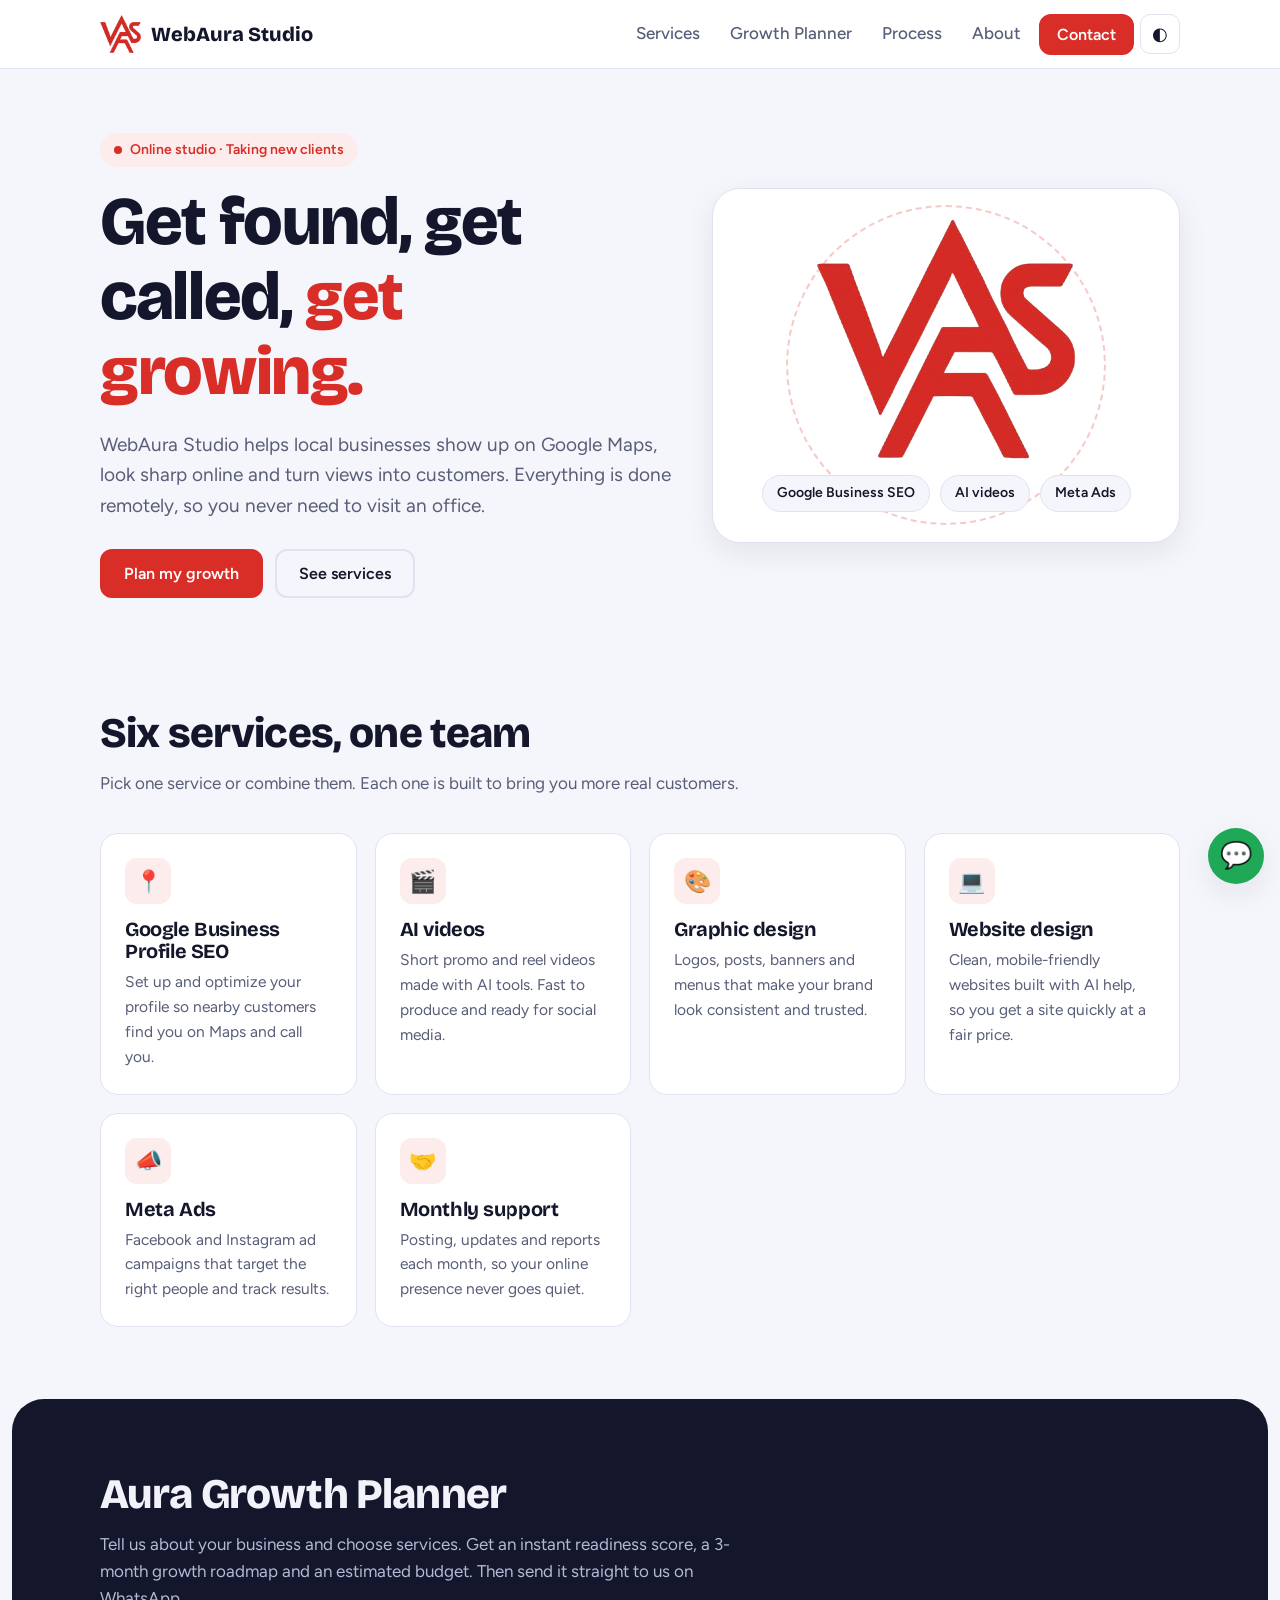
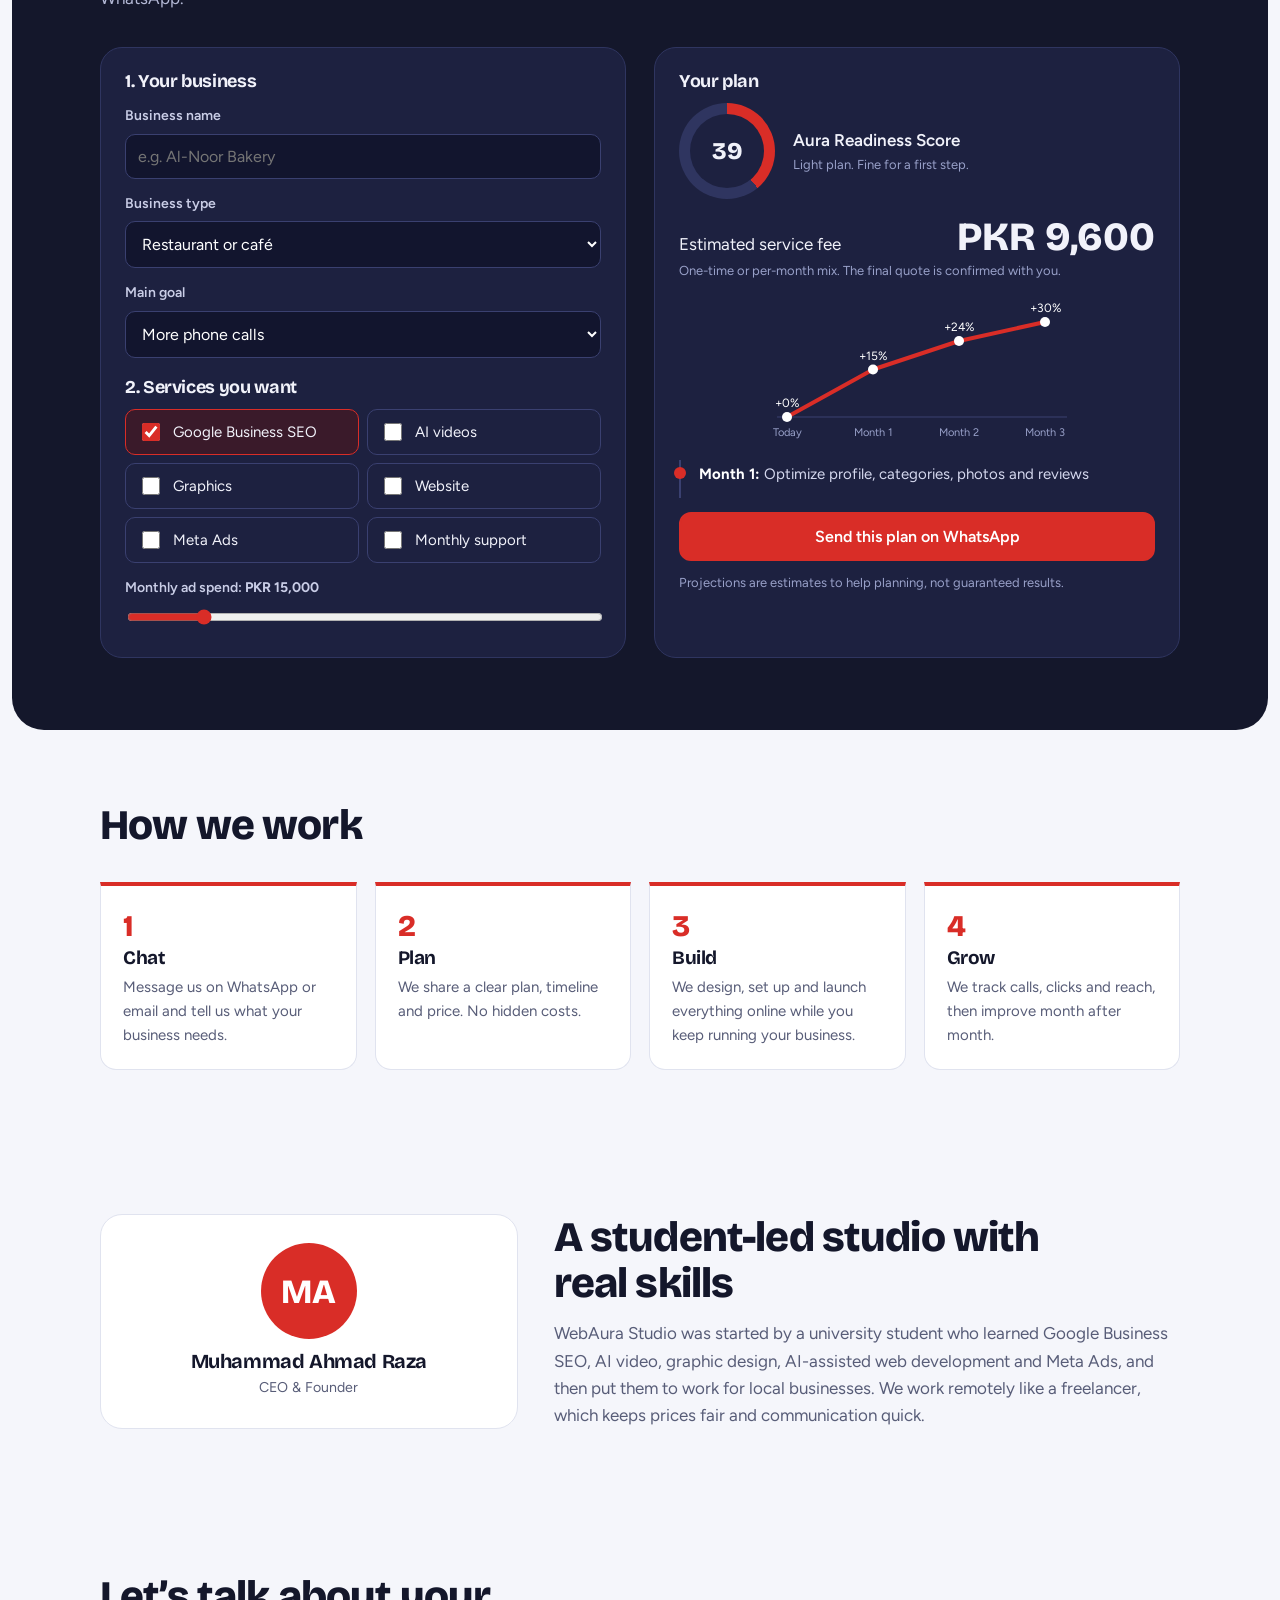
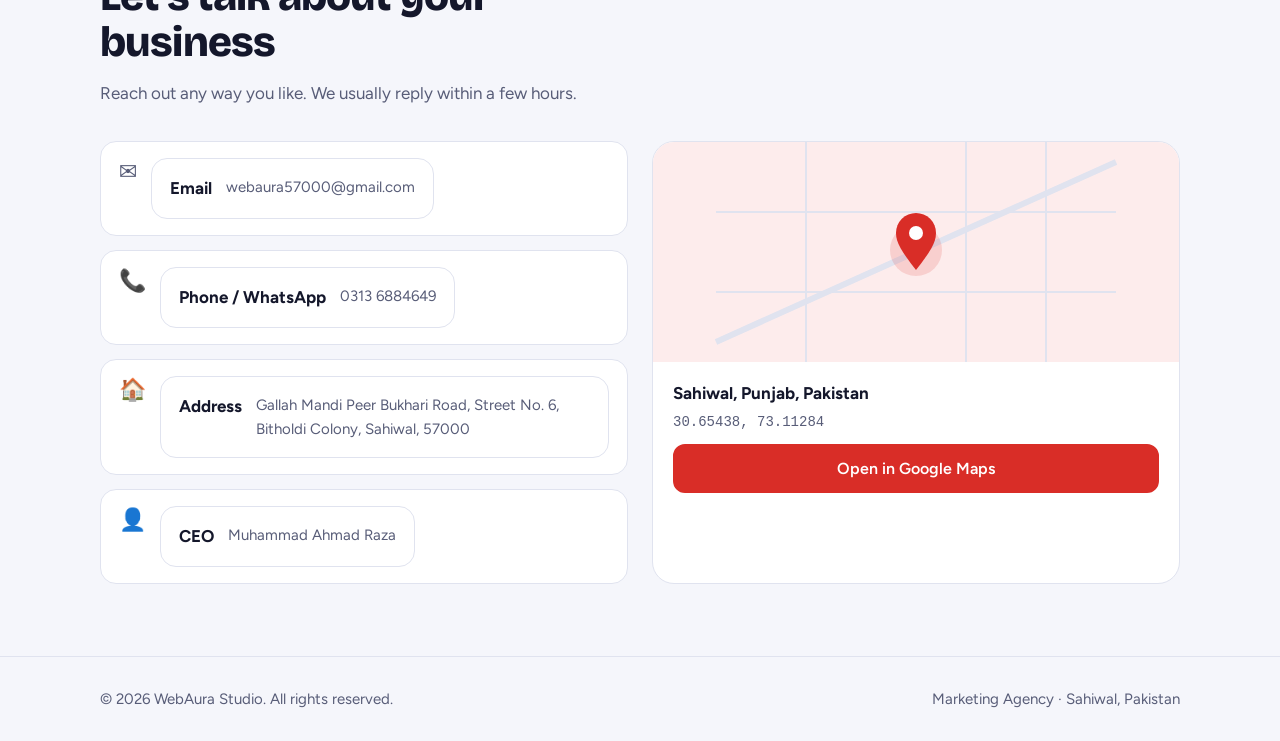
<file: index.html.html>
<!DOCTYPE html>
<html lang="en">
<head>
<meta charset="utf-8">
<meta name="viewport" content="width=device-width, initial-scale=1, viewport-fit=cover">
<title>WebAura Studio – Marketing Agency</title>
<meta name="description" content="WebAura Studio: Google Business Profile SEO, AI videos, graphics, websites and Meta Ads for local businesses.">
<link rel="preconnect" href="https://fonts.googleapis.com">
<link href="https://fonts.googleapis.com/css2?family=Bricolage+Grotesque:wght@500;700;800&family=Figtree:wght@400;500;600&display=swap" rel="stylesheet">
<style>
:root{--bg:#f5f6fb;--surface:#fff;--ink:#14172b;--mute:#585d78;--line:#e0e3ef;--red:#d92d27;--red2:#b81f1a;--soft:#fdecec;--navy:#14172b;--shadow:0 10px 30px rgba(20,23,43,.08);
box-sizing:border-box;padding-top:env(safe-area-inset-top,0px);padding-bottom:env(safe-area-inset-bottom,0px)}
@media (prefers-color-scheme:dark){:root:not([data-theme="light"]){--bg:#0e1020;--surface:#171a31;--ink:#f1f2fa;--mute:#a6abc7;--line:#292d4a;--soft:#2b1620;--shadow:0 10px 30px rgba(0,0,0,.4)}}
:root[data-theme="dark"]{--bg:#0e1020;--surface:#171a31;--ink:#f1f2fa;--mute:#a6abc7;--line:#292d4a;--soft:#2b1620;--shadow:0 10px 30px rgba(0,0,0,.4)}
*,*::before,*::after{box-sizing:inherit}
html{scroll-behavior:smooth;scroll-padding-top:calc(76px + env(safe-area-inset-top,0px))}
body{margin:0;background:var(--bg);color:var(--ink);font:400 17px/1.6 Figtree,system-ui,sans-serif}
h1,h2,h3{font-family:'Bricolage Grotesque',Figtree,system-ui,sans-serif;line-height:1.1;margin:0;letter-spacing:-.02em}
a{color:inherit}
:focus-visible{outline:3px solid var(--red);outline-offset:3px;border-radius:6px}
.wrap{max-width:1120px;margin:0 auto;padding:0 20px}
section{padding:72px 0}
h2{font-size:clamp(28px,4vw,42px);font-weight:800;max-width:20ch}
.lead{color:var(--mute);max-width:60ch;margin:14px 0 0}
body::before{content:"";position:fixed;inset:0 0 auto;height:env(safe-area-inset-top,0px);background:var(--surface);z-index:60}
header{position:sticky;top:env(safe-area-inset-top,0px);z-index:50;background:color-mix(in srgb,var(--surface) 92%,transparent);backdrop-filter:blur(10px);border-bottom:1px solid var(--line)}
.nav{display:flex;align-items:center;gap:20px;height:68px}
.brand{display:flex;align-items:center;gap:10px;text-decoration:none;font:800 20px 'Bricolage Grotesque',sans-serif}
.brand img{height:38px;width:auto}
nav{margin-left:auto;display:flex;gap:6px;align-items:center}
nav a{text-decoration:none;padding:8px 12px;border-radius:10px;font-weight:500;color:var(--mute)}
nav a:hover{color:var(--ink);background:var(--soft)}
.btn{display:inline-flex;align-items:center;justify-content:center;gap:8px;padding:13px 22px;border-radius:12px;border:2px solid var(--red);background:var(--red);color:#fff;font:600 16px Figtree,sans-serif;text-decoration:none;cursor:pointer;transition:background .2s}
.btn:hover{background:var(--red2)}
.btn.ghost{background:transparent;color:var(--ink);border-color:var(--line)}
.btn.ghost:hover{background:var(--soft);border-color:var(--red)}
.icon-btn{border:1px solid var(--line);background:var(--surface);color:var(--ink);width:40px;height:40px;border-radius:10px;cursor:pointer;font-size:18px}
@media(max-width:760px){nav a.l{display:none}}
.hero{padding:64px 0 40px}
.hero .grid{display:grid;grid-template-columns:1.1fr .9fr;gap:40px;align-items:center}
.hero h1{font-size:clamp(38px,6.4vw,68px);font-weight:800}
.hero h1 em{font-style:normal;color:var(--red)}
.hero p{color:var(--mute);font-size:19px;max-width:48ch;margin:20px 0 28px}
.cta{display:flex;gap:12px;flex-wrap:wrap}
.badge{display:inline-flex;gap:8px;align-items:center;background:var(--soft);color:var(--red);padding:6px 14px;border-radius:99px;font-weight:600;font-size:14px;margin-bottom:18px}
.badge i{width:8px;height:8px;border-radius:50%;background:var(--red);animation:p 1.8s infinite}
@keyframes p{50%{opacity:.3}}
.logo-card{background:var(--surface);border:1px solid var(--line);border-radius:28px;box-shadow:var(--shadow);padding:30px;display:grid;place-items:center;position:relative;overflow:hidden}
.logo-card::before{content:"";position:absolute;width:320px;height:320px;border-radius:50%;border:2px dashed var(--red);opacity:.25;animation:spin 40s linear infinite}
@keyframes spin{to{transform:rotate(360deg)}}
.logo-card img{width:min(260px,70%);position:relative}
.stats{display:flex;gap:10px;flex-wrap:wrap;justify-content:center;margin-top:16px;position:relative}
.stats span{background:var(--bg);border:1px solid var(--line);border-radius:99px;padding:6px 14px;font-size:14px;font-weight:600}
@media(max-width:820px){.hero .grid{grid-template-columns:1fr}}
.cards{display:grid;grid-template-columns:repeat(auto-fit,minmax(230px,1fr));gap:18px;margin-top:36px}
.card{background:var(--surface);border:1px solid var(--line);border-radius:18px;padding:24px}
.card .ic{width:46px;height:46px;border-radius:12px;background:var(--soft);display:grid;place-items:center;font-size:22px;margin-bottom:14px}
.card h3{font-size:20px;margin-bottom:8px}
.card p{margin:0;color:var(--mute);font-size:15.5px}
.planner{background:var(--navy);color:#f1f2fa;border-radius:32px;margin:0 12px}
.planner .lead{color:#b4b9d6}
.pl{display:grid;grid-template-columns:1fr 1fr;gap:28px;margin-top:34px}
@media(max-width:860px){.pl{grid-template-columns:1fr}}
.pn{background:#1d2140;border:1px solid #2f3560;border-radius:22px;padding:24px}
.pn h3{font-size:18px;margin-bottom:12px}
label.f{display:block;font-weight:600;font-size:14px;margin:14px 0 6px;color:#c9cde6}
select,input[type=text]{width:100%;padding:12px;border-radius:10px;border:1px solid #3a4070;background:#12152e;color:#fff;font:16px Figtree,sans-serif}
.chk{display:grid;grid-template-columns:1fr 1fr;gap:8px}
@media(max-width:480px){.chk{grid-template-columns:1fr}}
.chk label{display:flex;gap:10px;align-items:center;padding:10px 12px;border:1px solid #3a4070;border-radius:10px;cursor:pointer;font-size:15px}
.chk input{accent-color:var(--red);width:18px;height:18px}
.chk label:has(input:checked){border-color:var(--red);background:#3a1a2a}
input[type=range]{width:100%;accent-color:var(--red)}
.big{font:800 40px 'Bricolage Grotesque',sans-serif}
.row{display:flex;justify-content:space-between;align-items:baseline;gap:10px;flex-wrap:wrap}
.score{display:flex;gap:18px;align-items:center;margin:6px 0 14px}
.ring{--v:0;width:96px;height:96px;border-radius:50%;background:conic-gradient(var(--red) calc(var(--v)*1%),#2f3560 0);display:grid;place-items:center;flex:none;transition:--v .5s}
.ring b{width:74px;height:74px;border-radius:50%;background:#1d2140;display:grid;place-items:center;font:800 24px 'Bricolage Grotesque',sans-serif}
#chart{width:100%;height:150px}
.road{list-style:none;margin:10px 0 0;padding:0;border-left:2px solid #3a4070}
.road li{padding:2px 0 12px 18px;position:relative;font-size:15px;color:#d5d8ee}
.road li::before{content:"";position:absolute;left:-7px;top:7px;width:12px;height:12px;border-radius:50%;background:var(--red)}
.road li b{color:#fff}
.note{font-size:13px;color:#98a0c8;margin-top:12px}
.steps{counter-reset:s;display:grid;grid-template-columns:repeat(auto-fit,minmax(210px,1fr));gap:18px;margin-top:34px}
.step{padding:22px;border-top:4px solid var(--red);background:var(--surface);border-radius:0 0 16px 16px;border-left:1px solid var(--line);border-right:1px solid var(--line);border-bottom:1px solid var(--line)}
.step::before{counter-increment:s;content:counter(s);display:block;font:800 30px 'Bricolage Grotesque',sans-serif;color:var(--red)}
.step h3{font-size:19px;margin:4px 0 6px}.step p{margin:0;color:var(--mute);font-size:15px}
.about{display:grid;grid-template-columns:.8fr 1.2fr;gap:36px;align-items:center}
@media(max-width:800px){.about{grid-template-columns:1fr}}
.ceo{background:var(--surface);border:1px solid var(--line);border-radius:22px;padding:28px;text-align:center}
.av{width:96px;height:96px;border-radius:50%;background:var(--red);color:#fff;display:grid;place-items:center;font:800 34px 'Bricolage Grotesque',sans-serif;margin:0 auto 12px}
.ceo small{color:var(--mute)}
.contact{display:grid;grid-template-columns:1fr 1fr;gap:24px;margin-top:34px}
@media(max-width:800px){.contact{grid-template-columns:1fr}}
.info{display:grid;gap:14px}
.info a,.info div{display:flex;gap:14px;align-items:flex-start;background:var(--surface);border:1px solid var(--line);border-radius:16px;padding:16px 18px;text-decoration:none}
.info .ic{font-size:22px;line-height:1.3}
.info b{display:block}
.info span{color:var(--mute);font-size:15px;overflow-wrap:anywhere}
.map{background:var(--surface);border:1px solid var(--line);border-radius:22px;overflow:hidden;display:flex;flex-direction:column}
.map svg{width:100%;height:220px;display:block;background:var(--soft)}
.map .mb{padding:18px 20px;display:grid;gap:10px}
.map code{font-size:14px;color:var(--mute)}
footer{border-top:1px solid var(--line);padding:30px 0;color:var(--mute);font-size:15px}
footer .wrap{display:flex;justify-content:space-between;gap:12px;flex-wrap:wrap}
.wa{position:fixed;right:16px;bottom:calc(16px + env(safe-area-inset-bottom,0px));z-index:40;width:56px;height:56px;border-radius:50%;background:#1fa855;color:#fff;display:grid;place-items:center;font-size:26px;text-decoration:none;box-shadow:var(--shadow)}
@media(prefers-reduced-motion:reduce){*{animation:none!important;scroll-behavior:auto!important}}
</style>
</head>
<body>
<header><div class="wrap nav">
<a class="brand" href="#top"><img src="[data-uri]" alt="WebAura Studio logo"><span>WebAura Studio</span></a>
<nav aria-label="Main">
<a class="l" href="#services">Services</a><a class="l" href="#planner">Growth Planner</a><a class="l" href="#process">Process</a><a class="l" href="#about">About</a>
<a class="btn" href="#contact" style="padding:9px 16px">Contact</a>
<button class="icon-btn" id="theme" aria-label="Switch light or dark theme">◐</button>
</nav></div></header>

<main id="top">
<section class="hero"><div class="wrap grid">
<div>
<span class="badge"><i></i>Online studio · Taking new clients</span>
<h1>Get found, get called, <em>get growing.</em></h1>
<p>WebAura Studio helps local businesses show up on Google Maps, look sharp online and turn views into customers. Everything is done remotely, so you never need to visit an office.</p>
<div class="cta"><a class="btn" href="#planner">Plan my growth</a><a class="btn ghost" href="#services">See services</a></div>
</div>
<div class="logo-card">
<img src="[data-uri]" alt="WebAura Studio emblem">
<div class="stats"><span>Google Business SEO</span><span>AI videos</span><span>Meta Ads</span></div>
</div>
</div></section>

<section id="services"><div class="wrap">
<h2>Six services, one team</h2>
<p class="lead">Pick one service or combine them. Each one is built to bring you more real customers.</p>
<div class="cards">
<div class="card"><div class="ic">📍</div><h3>Google Business Profile SEO</h3><p>Set up and optimize your profile so nearby customers find you on Maps and call you.</p></div>
<div class="card"><div class="ic">🎬</div><h3>AI videos</h3><p>Short promo and reel videos made with AI tools. Fast to produce and ready for social media.</p></div>
<div class="card"><div class="ic">🎨</div><h3>Graphic design</h3><p>Logos, posts, banners and menus that make your brand look consistent and trusted.</p></div>
<div class="card"><div class="ic">💻</div><h3>Website design</h3><p>Clean, mobile-friendly websites built with AI help, so you get a site quickly at a fair price.</p></div>
<div class="card"><div class="ic">📣</div><h3>Meta Ads</h3><p>Facebook and Instagram ad campaigns that target the right people and track results.</p></div>
<div class="card"><div class="ic">🤝</div><h3>Monthly support</h3><p>Posting, updates and reports each month, so your online presence never goes quiet.</p></div>
</div></div></section>

<section class="planner" id="planner"><div class="wrap">
<h2>Aura Growth Planner</h2>
<p class="lead">Tell us about your business and choose services. Get an instant readiness score, a 3-month growth roadmap and an estimated budget. Then send it straight to us on WhatsApp.</p>
<div class="pl">
<div class="pn">
<h3>1. Your business</h3>
<label class="f" for="bn">Business name</label><input type="text" id="bn" placeholder="e.g. Al-Noor Bakery">
<label class="f" for="bt">Business type</label>
<select id="bt"><option value="1.2">Restaurant or café</option><option value="1.1">Shop or retail</option><option value="1.15">Clinic or salon</option><option value="1">Education or academy</option><option value="1.05">Other local service</option></select>
<label class="f" for="gl">Main goal</label>
<select id="gl"><option value="calls">More phone calls</option><option value="visits">More shop visits</option><option value="sales">More online sales</option><option value="brand">Stronger brand</option></select>
<h3 style="margin-top:20px">2. Services you want</h3>
<div class="chk" id="svc">
<label><input type="checkbox" value="gmb" data-p="8000" data-s="22" checked>Google Business SEO</label>
<label><input type="checkbox" value="vid" data-p="12000" data-s="14">AI videos</label>
<label><input type="checkbox" value="gfx" data-p="6000" data-s="10">Graphics</label>
<label><input type="checkbox" value="web" data-p="25000" data-s="18">Website</label>
<label><input type="checkbox" value="ads" data-p="10000" data-s="26">Meta Ads</label>
<label><input type="checkbox" value="sup" data-p="7000" data-s="8">Monthly support</label>
</div>
<label class="f" for="ad">Monthly ad spend: <b id="adv"></b></label>
<input type="range" id="ad" min="0" max="100000" step="5000" value="15000">
</div>
<div class="pn">
<h3>Your plan</h3>
<div class="score"><div class="ring" id="ring"><b id="sc">0</b></div><div><div style="font-weight:600">Aura Readiness Score</div><div class="note" style="margin:0" id="sct"></div></div></div>
<div class="row"><span>Estimated service fee</span><span class="big" id="price">PKR 0</span></div>
<div class="note" style="margin:0 0 10px">One-time or per-month mix. The final quote is confirmed with you.</div>
<svg id="chart" viewBox="0 0 320 150" role="img" aria-label="Projected growth over three months"></svg>
<ul class="road" id="road"></ul>
<a class="btn" id="send" href="#" target="_blank" rel="noopener" style="margin-top:14px;width:100%">Send this plan on WhatsApp</a>
<p class="note">Projections are estimates to help planning, not guaranteed results.</p>
</div></div></div></section>

<section id="process"><div class="wrap">
<h2>How we work</h2>
<div class="steps">
<div class="step"><h3>Chat</h3><p>Message us on WhatsApp or email and tell us what your business needs.</p></div>
<div class="step"><h3>Plan</h3><p>We share a clear plan, timeline and price. No hidden costs.</p></div>
<div class="step"><h3>Build</h3><p>We design, set up and launch everything online while you keep running your business.</p></div>
<div class="step"><h3>Grow</h3><p>We track calls, clicks and reach, then improve month after month.</p></div>
</div></div></section>

<section id="about"><div class="wrap about">
<div class="ceo"><div class="av">MA</div><h3>Muhammad Ahmad Raza</h3><small>CEO &amp; Founder</small></div>
<div>
<h2>A student-led studio with real skills</h2>
<p class="lead">WebAura Studio was started by a university student who learned Google Business SEO, AI video, graphic design, AI-assisted web development and Meta Ads, and then put them to work for local businesses. We work remotely like a freelancer, which keeps prices fair and communication quick.</p>
</div></div></section>

<section id="contact"><div class="wrap">
<h2>Let’s talk about your business</h2>
<p class="lead">Reach out any way you like. We usually reply within a few hours.</p>
<div class="contact">
<div class="info">
<a href="mailto:webaura57000@gmail.com"><span class="ic">✉️</span><div><b>Email</b><span>webaura57000@gmail.com</span></div></a>
<a href="tel:+923136884649"><span class="ic">📞</span><div><b>Phone / WhatsApp</b><span>0313 6884649</span></div></a>
<div><span class="ic">🏠</span><div><b>Address</b><span>Gallah Mandi Peer Bukhari Road, Street No. 6, Bitholdi Colony, Sahiwal, 57000</span></div></div>
<div><span class="ic">👤</span><div><b>CEO</b><span>Muhammad Ahmad Raza</span></div></div>
</div>
<div class="map">
<svg viewBox="0 0 400 220" role="img" aria-label="Stylised map showing the studio location">
<g stroke="var(--line)" stroke-width="2" fill="none"><path d="M0 70H400M0 150H400M90 0V220M250 0V220M330 0V220"/><path d="M0 200L400 20" stroke-width="6"/></g>
<g fill="var(--red)"><circle cx="200" cy="108" r="26" opacity=".15"/><path d="M200 128c-14-18-20-27-20-37a20 20 0 0 1 40 0c0 10-6 19-20 37z"/></g><circle cx="200" cy="91" r="7" fill="#fff"/>
</svg>
<div class="mb"><div><b>Sahiwal, Punjab, Pakistan</b><br><code>30.65438, 73.11284</code></div>
<a class="btn" target="_blank" rel="noopener" href="https://www.google.com/maps?q=30.654380673927292,73.11284233866434">Open in Google Maps</a></div>
</div></div></div></section>
</main>

<footer><div class="wrap"><span>© 2026 WebAura Studio. All rights reserved.</span><span>Marketing Agency · Sahiwal, Pakistan</span></div></footer>
<a class="wa" href="https://wa.me/923136884649" target="_blank" rel="noopener" aria-label="Chat on WhatsApp">💬</a>

<script>
const $=id=>document.getElementById(id);
const names={gmb:"Google Business SEO",vid:"AI videos",gfx:"Graphics",web:"Website",ads:"Meta Ads",sup:"Monthly support"};
const steps={gmb:"Optimize profile, categories, photos and reviews",vid:"Produce 4 short AI promo videos",gfx:"Design logo kit and social templates",web:"Build and launch a mobile-friendly site",ads:"Launch and tune Meta ad campaigns",sup:"Post, update and send monthly report"};
function fmt(n){return "PKR "+Math.round(n).toLocaleString("en-US")}
function calc(){
 const m=parseFloat($("bt").value),ad=+$("ad").value;
 $("adv").textContent=ad?fmt(ad):"None";
 const on=[...document.querySelectorAll("#svc input:checked")];
 let price=0,gain=0;on.forEach(c=>{price+=+c.dataset.p;gain+=+c.dataset.s});
 price*=m;
 const sc=Math.min(100,Math.round(on.length?18+gain*.6+(ad>=10000?8:0):5));
 $("ring").style.setProperty("--v",sc);$("sc").textContent=sc;
 $("sct").textContent=!on.length?"Pick at least one service":sc>=75?"Strong plan. You cover search, content and ads.":sc>=45?"Good start. Add more services to grow faster.":"Light plan. Fine for a first step.";
 $("price").textContent=fmt(price);
 const g=[0,1,2,3].map(i=>Math.round(gain*(1-Math.pow(.6,i))*(1+ad/200000)*1.6));
 const mx=Math.max(10,...g),pts=g.map((v,i)=>[30+i*86,125-(v/mx)*95]);
 $("chart").innerHTML='<line x1="20" y1="125" x2="310" y2="125" stroke="#3a4070"/>'+
  '<polyline points="'+pts.map(p=>p.join(",")).join(" ")+'" fill="none" stroke="#d92d27" stroke-width="4" stroke-linejoin="round"/>'+
  pts.map((p,i)=>'<circle cx="'+p[0]+'" cy="'+p[1]+'" r="5" fill="#fff"/><text x="'+p[0]+'" y="'+(p[1]-10)+'" fill="#fff" font-size="12" text-anchor="middle">+'+g[i]+'%</text><text x="'+p[0]+'" y="144" fill="#98a0c8" font-size="11" text-anchor="middle">'+(i?"Month "+i:"Today")+'</text>').join("");
 const goal={calls:"phone calls",visits:"shop visits",sales:"online sales",brand:"brand reach"}[$("gl").value];
 const lines=on.map((c,i)=>"<li><b>Month "+Math.min(3,Math.floor(i/2)+1)+":</b> "+steps[c.value]+"</li>");
 $("road").innerHTML=lines.join("")||"<li>Choose services to see your roadmap.</li>";
 const biz=$("bn").value.trim()||"my business";
 const txt="Hello WebAura Studio! My business: "+biz+". Goal: more "+goal+". Services: "+(on.map(c=>names[c.value]).join(", ")||"not chosen")+". Ad spend: "+(ad?fmt(ad)+"/month":"none")+". Estimated fee: "+fmt(price)+". Readiness score: "+sc+"/100.";
 $("send").href="https://wa.me/923136884649?text="+encodeURIComponent(txt);
}
document.querySelectorAll("#planner input,#planner select").forEach(e=>e.addEventListener("input",calc));
calc();
$("theme").onclick=()=>{const r=document.documentElement,d=r.dataset.theme?r.dataset.theme==="dark":matchMedia("(prefers-color-scheme:dark)").matches;r.dataset.theme=d?"light":"dark"};
</script>
</body>
</html>
</file>
<file: style.css>
@import url('https://fonts.googleapis.com/css2?family=DM+Sans:wght@400;450;500;550;600;650;700&family=Manrope:wght@400;500;600;650;700;750;800&family=DM+Serif+Display:ital@0;1&display=swap');
:root{--cream:#fff9f0;--ink:#2c2138;--muted:#756c78;--coral:#e44832;--lavender:#e7def6;--line:#dfd5d6;--mint:#dceee2;--butter:#f5ecb4}*{box-sizing:border-box}html{scroll-behavior:smooth;scroll-padding-top:105px}body{margin:0;background:var(--cream);color:var(--ink);font:14px/1.7 'DM Sans',Arial,sans-serif}h1,h2,h3,h4{font-family:Manrope,Arial,sans-serif;font-weight:750;line-height:1.15;margin:0}p{color:var(--muted)}a{color:inherit;text-decoration:none}a,button,input,select,textarea{outline-offset:5px}a:focus-visible,button:focus-visible{outline:2px solid var(--coral)}button,input,select,textarea{font:inherit}button{cursor:pointer}button:disabled{cursor:wait}button,a{ -webkit-tap-highlight-color:transparent}img{max-width:100%}button{color:inherit}::selection{background:#efb5a2;color:var(--ink)}.shell{max-width:1320px;margin:auto;padding:0 55px}.serif{font-family:'DM Serif Display',Georgia,serif;font-weight:400;font-style:italic}.coral{color:var(--coral)}.eyebrow{display:flex;align-items:center;gap:10px;font-size:9px;letter-spacing:1.7px;font-weight:650}.little-star{color:var(--coral);font-size:23px}.scroll-progress{position:fixed;top:0;height:3px;background:var(--coral);width:0;z-index:40}header{position:sticky;top:0;background:#fff9f0ed;backdrop-filter:blur(18px);z-index:20;border-bottom:1px solid #e7ddd8}.navigation{height:94px;display:flex;align-items:center;justify-content:space-between}.logo{display:flex;align-items:center;gap:10px;font:800 23px/1.1 Manrope,sans-serif;letter-spacing:-1px}.logo img{object-fit:contain}.logo>span>span{display:block;font:600 8px 'DM Sans',sans-serif;letter-spacing:4.5px;margin-top:7px;color:var(--muted)}nav{display:flex;align-items:center;gap:34px;font-size:12px;font-weight:550}nav>a:not(.button){position:relative}nav>a:not(.button):after{content:'';position:absolute;bottom:-5px;left:0;width:0;height:1px;background:var(--coral);transition:width .25s}nav>a:hover:after{width:100%}nav i{font-style:normal;font-size:7px;color:var(--coral);vertical-align:super;margin-left:3px}.button{display:inline-flex;align-items:center;justify-content:center;gap:30px;padding:17px 23px;border:1px solid var(--coral);background:var(--coral);border-radius:6px;color:#fff;font-size:12px;line-height:1.5;font-weight:650;transition:background .25s,transform .25s,box-shadow .25s}.button span{font-size:18px;line-height:1;transition:transform .25s}.button:hover{background:#c93524;box-shadow:0 8px 20px #e4483220;transform:translateY(-3px)}.button:hover span{transform:translate(2px,-2px)}.button-small{padding:12px 18px;gap:20px;font-size:11px}.button-light{background:var(--cream);border-color:var(--cream);color:var(--ink)}.button-light:hover{background:#f1dfcb}.button-dark{background:var(--ink);border-color:var(--ink)}.button-dark:hover{background:#44314f}.menu{display:none}.hero{padding:69px 0 0;overflow:hidden}.hero-top{display:grid;grid-template-columns:1fr 1.04fr;gap:45px;align-items:center}h1{font-size:clamp(44px,4.8vw,65px);letter-spacing:-2.8px;position:relative;margin:23px 0 25px;line-height:1.08}h1 .serif{font-size:1.1em;letter-spacing:-2.5px}.headline-star{fill:var(--coral);position:absolute;width:55px;height:55px;right:9px;bottom:12px;animation:spin 24s linear infinite}.hero-copy>p{font-size:13px;line-height:1.9;margin:0 0 27px}.hero-actions{display:flex;gap:18px;align-items:center}.round-link{display:grid;place-items:center;border:1px solid #cfc1c7;width:50px;height:50px;border-radius:50%;font-size:21px;transition:.3s}.round-link:hover{background:var(--ink);color:white;transform:translateY(4px)}.hero-small{font-size:9px;display:flex;align-items:center;gap:9px;color:var(--muted);margin-top:22px}.online-dot{width:6px;height:6px;border-radius:50%;background:#39745a;box-shadow:0 0 0 4px #39745a12;display:inline-block}.hero-image-wrap{position:relative;margin:0 0 5px}.image-topline,.image-bottomline{display:flex;align-items:center;justify-content:space-between;font-size:7px;letter-spacing:1.2px;color:#7d6f7c;margin-bottom:13px}.image-bottomline{margin:16px 0 0;font-size:6px}.image-bottomline>span:last-child{font-size:20px;line-height:1}.hero-photo{height:440px;position:relative;border-radius:180px 180px 12px 12px;overflow:hidden;background:#e5d6e6}.hero-photo>img{width:100%;height:100%;object-fit:cover;object-position:55% 50%;transition:transform 1s}.hero-photo:hover>img{transform:scale(1.04)}.hero-photo:after{content:'';position:absolute;inset:50% 0 0;background:linear-gradient(transparent,#2c162a66)}.photo-label{position:absolute;bottom:27px;left:28px;color:#fff8f1;z-index:1;font-size:12px;line-height:1.5;display:flex;gap:13px;align-items:center}.photo-label>span{font-size:36px;color:#ffd7ad}.floating-note{position:absolute;background:var(--cream);box-shadow:0 10px 35px #29182a13;border:1px solid #e4d7d1;z-index:3;display:flex;gap:10px;align-items:center;border-radius:6px;animation:bob 7s ease-in-out infinite}.note-one{top:110px;left:-32px;transform:rotate(-5deg);padding:14px 17px;font-size:11px;font-weight:650}.note-one>span{color:var(--coral);font-size:25px}.note-one small{font-size:8px;display:block;color:var(--muted);font-weight:400;margin-top:2px}.note-two{bottom:78px;right:-15px;padding:12px 16px;font-size:9px;transform:rotate(4deg);animation-delay:-3s}.note-dot{width:7px;height:7px;background:var(--coral);border-radius:50%}.hero-bottom{display:flex;gap:30px;align-items:center;margin:55px 0 0;padding:25px 0 28px;border-top:1px solid var(--line)}.hero-bottom p{font-size:10px;line-height:1.7;margin:0}.hero-bottom strong{font-weight:550;color:var(--ink)}.hero-bottom .divider{width:1px;height:30px;background:var(--line)}.hero-bottom>a{margin-left:auto;font-size:9px;color:var(--muted)}.hero-bottom>a span{display:block;font-size:11px;color:var(--coral);font-weight:650;margin-top:3px}.marquee{background:var(--ink);color:#fff9f0;overflow:hidden;position:relative;padding:20px 0}.marquee-track{display:flex;align-items:center;gap:42px;white-space:nowrap;width:max-content;animation:marquee 45s linear infinite}.marquee-track span{font-size:12px;font-weight:550;letter-spacing:2px}.marquee-track b{color:#f0a18e;font-size:23px;font-weight:400}.marquee>button{position:absolute;right:15px;top:17px;background:var(--ink);color:var(--cream);border:1px solid #726078;border-radius:50%;width:29px;height:29px;font-size:10px}.motion-paused *{animation-play-state:paused!important}.section{padding:95px 0}.section-head{display:flex;align-items:end;justify-content:space-between;gap:40px;margin-bottom:39px}h2{font-size:43px;letter-spacing:-1.8px;margin-top:17px;line-height:1.15}h2 .serif{font-size:1.12em;letter-spacing:-1px}.section-head>p{max-width:330px;font-size:12px;line-height:1.9;margin:0 0 3px}.text-link{color:var(--coral);font-size:12px;font-weight:650}.text-link:hover{text-decoration:underline;text-underline-offset:5px}.service-grid{display:grid;grid-template-columns:repeat(3,1fr);gap:18px}.service-card{position:relative;border:1px solid #2c213808;border-radius:13px;padding:26px 26px 175px;overflow:hidden;min-height:440px;transition:transform .35s,box-shadow .35s}.service-card:hover,.service-card:focus-within{transform:translateY(-7px);box-shadow:0 20px 32px #2c213810}.peach{background:#f9e4d9}.lavender{background:#e9e0f5}.mint{background:#deeee3}.butter{background:#f5edc6}.rose{background:#f3dce0}.card-top{display:flex;align-items:center;justify-content:space-between}.card-top svg{width:32px;height:32px;stroke:var(--ink);stroke-width:1.5;fill:none;transition:transform .4s}.service-card:hover .card-top svg{transform:rotate(-10deg) scale(1.1)}.card-number{font-size:8px;letter-spacing:1.2px;font-weight:550}.service-card h3{font-size:25px;letter-spacing:-.9px;margin:23px 0 13px}.service-card h3 .serif{font-size:1.13em}.service-card p{font-size:11px;line-height:1.85;color:#655768;margin:0;max-width:290px}.service-tags{display:flex;gap:6px;flex-wrap:wrap;margin:17px 0}.service-tags span{border:1px solid #2c213821;border-radius:20px;padding:4px 9px;font-size:7px}.service-card>a:not(.button){display:flex;align-items:center;justify-content:space-between;font-size:10px;font-weight:650;position:relative;z-index:2}.arrow-circle{display:grid;place-items:center;width:29px;height:29px;border-radius:50%;border:1px solid #2c213833;font-size:17px;transition:.3s}.service-card:hover .arrow-circle{background:var(--ink);color:var(--cream);transform:rotate(8deg)}.card-art{position:absolute;bottom:0;left:0;right:0;height:145px;overflow:hidden;pointer-events:none;transition:transform .5s}.service-card:hover .card-art{transform:translateY(-4px)}.mini-browser{width:75%;margin:8px auto 0;background:var(--cream);border:1px solid #c8b7b3;border-radius:8px 8px 0 0;position:relative;transform:rotate(-6deg);padding:0 14px 18px;box-shadow:5px 7px 0 #efbda7}.mini-browser small{display:block;border-bottom:1px solid #e4d3ca;padding:6px 0;font-size:5px;letter-spacing:.4px;color:#84716d}.mini-browser b{font:600 23px/1.1 Manrope,sans-serif;letter-spacing:-1px;display:block;margin:13px 0 8px}.mini-browser i{font-style:normal;background:var(--coral);padding:4px 8px;color:#fff;font-size:5px}.mini-browser>span{position:absolute;right:16px;bottom:5px;font-size:67px;color:#cf8f77}.map-art{background:repeating-linear-gradient(30deg,transparent 0 40px,#cfc2df 42px 46px,transparent 48px 75px);mask-image:linear-gradient(transparent,#000 25%)}.map-road{position:absolute;width:150%;height:25px;background:#f6f0ff;transform:rotate(-20deg);left:-20px;top:65px;border:2px solid #d6cbe2}.map-pin{position:absolute;left:30%;top:40px;font-size:50px;line-height:1;color:#755393;filter:drop-shadow(0 5px 3px #75539322)}.map-bubble{position:absolute;right:18px;top:55px;padding:13px;background:#fff9f0;border-radius:7px;font-size:10px;font-weight:650;transform:rotate(5deg);box-shadow:0 7px 12px #56376b15}.map-bubble small{font-size:7px;color:#85728b;font-weight:400}.video-frame{width:70%;margin:7px auto 0;height:150px;background:#34795a;border:5px solid #fbfff9;border-radius:10px;transform:rotate(7deg);position:relative;overflow:hidden;box-shadow:8px 8px 0 #bad2be}.video-frame i{position:absolute;width:130px;height:130px;background:#b6d49a;border-radius:40px;top:15px;right:-15px;transform:rotate(40deg)}.video-frame i:nth-child(2){background:#e4efc3;right:65px;top:-60px}.video-frame i:nth-child(3){background:#8fb9a2;right:90px;top:85px}.video-frame b{position:absolute;width:36px;height:36px;display:grid;place-items:center;border-radius:50%;background:#fff9f0dd;top:40px;left:calc(50% - 18px);font-size:14px;color:#34795a}.video-art>span{position:absolute;bottom:20px;left:23px;font-size:7px;color:#fff;letter-spacing:2px;transform:rotate(7deg)}.design-art{display:flex;align-items:center;justify-content:center;gap:15px;padding-top:12px}.design-art>div{background:#6e4c8e;color:#fae6a3;width:145px;height:150px;padding:15px;transform:rotate(-9deg);box-shadow:9px 5px 0 #dbc977}.design-art b{font:700 24px/.95 Manrope,sans-serif;letter-spacing:-1.5px}.design-art span{display:block;font-size:50px;text-align:right;line-height:1.2}.design-art>i{width:25px;height:100px;border-radius:20px;background:#df866a;transform:rotate(15deg)}.design-art>i:last-child{background:#a3bcb0;transform:rotate(30deg);margin-left:-4px}.ads-art{padding:30px 25px;display:flex;align-items:center;justify-content:space-around}.ads-art>span{font:500 22px/1.1 Manrope,sans-serif;letter-spacing:-.7px;color:#9a5163;transform:rotate(-6deg)}.ads-art>span b{font-weight:800}.ads-art>div{font-size:110px;line-height:.7;color:#a45369;transform:rotate(-10deg);transition:transform .4s}.service-card:hover .ads-art>div{transform:translate(6px,-5px)}.dark-card{background:var(--ink);color:var(--cream);padding-bottom:175px}.dark-card .large-star{font-size:35px;color:#e9b9a4;line-height:1;animation:spin 25s linear infinite}.dark-card h3{font-size:29px;margin-top:22px}.dark-card h3 .serif{color:#ebc4b2}.dark-card p{color:#c3b5c6;margin-bottom:22px}.dark-card .button{font-size:9px;gap:13px;padding:12px 13px;position:relative;z-index:2}.dark-card>small{display:block;font-size:8px;color:#b9a8bc;margin-top:13px}.dark-orbits{position:absolute;bottom:-78px;left:0;right:0;height:200px}.dark-orbits i{position:absolute;left:calc(50% - 110px);width:220px;height:220px;border:1px solid #8e728f;border-radius:50%;transform:rotate(30deg) scaleY(.5)}.dark-orbits i:nth-child(2){transform:rotate(-30deg) scaleY(.5)}.dark-orbits i:nth-child(3){transform:rotate(90deg) scaleY(.5)}.play-section{background:#eee8f5;border-block:1px solid #e0d6e9}.new-pill{font-size:7px;background:var(--ink);color:#fff6eb;padding:4px 7px;border-radius:3px;letter-spacing:1px}.playground{display:grid;grid-template-columns:.78fr 1.22fr;background:var(--cream);border:1px solid #d6c9dc;border-radius:15px;overflow:hidden;box-shadow:0 16px 50px #55345c07}.play-controls{padding:33px;border-right:1px solid #ded2e0}.play-control-title{display:flex;align-items:center;gap:12px;margin-bottom:28px}.play-control-title>span{font-size:30px;color:var(--coral)}.play-control-title h3{font-size:18px;letter-spacing:-.5px}.play-control-title small{font-size:10px;color:var(--muted)}label,legend{display:block;font-size:11px;font-weight:600;margin:20px 0 8px}input,select,textarea{border:1px solid #d8cdd6;border-radius:5px;background:#fffdf8;padding:12px;color:var(--ink);width:100%;font-size:12px}input:focus,select:focus,textarea:focus{outline:2px solid #b7a4ce;border-color:#826391}textarea{resize:vertical;min-height:100px}fieldset{padding:0;border:0;margin:0}legend{padding:0}.vibe-choices{display:grid;gap:8px}.vibe{background:#fffdf8;border:1px solid #ded3da;padding:10px 12px;border-radius:5px;display:flex;align-items:center;gap:12px;text-align:left;transition:.25s;position:relative}.vibe b{font-size:10px;font-weight:500}.vibe.active{border-color:var(--ink);box-shadow:0 0 0 1px var(--ink)}.vibe.active:after{content:'✓';margin-left:auto;font-size:12px}.vibe:hover{background:#f4ebe9;transform:translateX(3px)}.swatches{display:flex;gap:2px}.swatches i{width:15px;height:20px;background:#ef573e;border-radius:3px}.swatches i:nth-child(2){background:#2c2138}.swatches i:nth-child(3){background:#e9b6cb}.calm-swatches i{background:#2d6152}.calm-swatches i:nth-child(2){background:#e8d7b6}.calm-swatches i:nth-child(3){background:#aac4ac}.modern-swatches i{background:#493a78}.modern-swatches i:nth-child(2){background:#e3e0ef}.modern-swatches i:nth-child(3){background:#c4ed7c}.play-controls-note{font-size:9px;color:var(--muted);line-height:1.8;margin-top:20px}.play-preview{padding:30px 33px;background:#faf6fc}.preview-caption{font-size:7px;letter-spacing:1px;display:flex;align-items:center;justify-content:space-between;margin-bottom:14px}.preview-caption>span{display:flex;align-items:center;gap:7px}.live-dot{height:5px;width:5px;background:#6c9a67;border-radius:50%}.preview-caption button{background:none;border:0;font-size:9px;color:#89748c;padding:3px 0}.brand-preview{--demo-bg:#f1b5a4;--demo-fg:#2d2039;--demo-primary:#e44832;--demo-secondary:#e8c5da;--demo-font:Manrope;position:relative;border-radius:7px;overflow:hidden;background:var(--demo-bg);color:var(--demo-fg);transition:background .45s,color .45s;min-height:285px;border:1px solid #2c213814}.brand-preview[data-vibe=calm]{--demo-bg:#e7e9d8;--demo-fg:#284c3f;--demo-primary:#375c49;--demo-secondary:#b6c79d;--demo-font:'DM Serif Display'}.brand-preview[data-vibe=modern]{--demo-bg:#e4e1ee;--demo-fg:#30244f;--demo-primary:#493a78;--demo-secondary:#c4ed7c;--demo-font:Manrope}.demo-nav{display:flex;justify-content:space-between;align-items:center;padding:15px 22px;border-bottom:1px solid #2c21381f;font-size:9px;gap:15px}.demo-nav b{font-size:10px;max-width:85%;overflow-wrap:anywhere;line-height:1.2}.demo-nav>span{font-size:20px;line-height:1}.demo-content{padding:28px 22px 25px;position:relative;overflow:hidden;min-height:205px}.demo-content>span:first-child{font-size:5px;letter-spacing:1.4px;display:block;max-width:60%}.demo-content h3{font-family:var(--demo-font),sans-serif;font-size:35px;letter-spacing:-1.5px;margin-top:12px;max-width:65%;position:relative;z-index:1}.brand-preview[data-vibe=calm] .demo-content h3{font-weight:400;font-style:italic}.demo-content p{font-size:7px;color:inherit;opacity:.75;max-width:50%;line-height:1.5}.demo-content .demo-cta{display:inline-block;font-size:6px;letter-spacing:.3px;padding:8px 10px;background:var(--demo-fg);color:var(--demo-bg);margin-top:5px;position:relative;z-index:1}.demo-footer{display:flex;justify-content:space-between;padding:11px 22px;border-top:1px solid #2c21381a;font-size:5px;letter-spacing:1px}.demo-sculpture{position:absolute;right:8px;top:32px;width:170px;height:170px;transition:transform .6s}.brand-preview:hover .demo-sculpture{transform:rotate(15deg)}.demo-sculpture i{position:absolute;width:70px;height:150px;left:50px;top:10px;border-radius:50%;background:var(--demo-primary);transform:rotate(0deg);box-shadow:inset -6px -4px 10px #0001;transition:background .45s}.demo-sculpture i:nth-child(2){transform:rotate(45deg);background:var(--demo-secondary)}.demo-sculpture i:nth-child(3){transform:rotate(90deg)}.demo-sculpture i:nth-child(4){transform:rotate(135deg);background:var(--demo-secondary)}.demo-sculpture>b{position:absolute;inset:0;display:grid;place-items:center;font-size:50px;color:var(--demo-fg);font-weight:400}.direction-summary{padding-top:22px}.direction-summary>span{font-size:7px;letter-spacing:1.2px;color:#8f7d93}.direction-summary h4{font-size:16px;letter-spacing:-.3px;margin:7px 0}.direction-summary p{font-size:10px;line-height:1.8;margin:7px 0 12px;min-height:36px}.suggested-services{display:flex;gap:6px;flex-wrap:wrap}.suggested-services span{border:1px solid #d9cde2;border-radius:20px;padding:4px 9px;font-size:8px;background:#f3edf8}.play-actions{display:flex;gap:20px;align-items:center;margin-top:20px}.play-actions .button{font-size:10px;padding:12px 16px}.play-actions .text-link{font-size:10px}.tool-note{font-size:8px;color:#8a7c8e;line-height:1.8;margin-top:14px}.process-grid{display:grid;grid-template-columns:repeat(3,1fr);gap:45px;padding-top:12px}.process-grid article{position:relative}.process-grid article>span{font:400 italic 43px 'DM Serif Display',serif;color:var(--coral)}.step-line{height:1px;background:var(--line);width:100%;margin:15px 0 24px;position:relative}.step-line:after{content:'';width:5px;height:5px;background:var(--coral);position:absolute;right:0;top:-2px;border-radius:50%}.process-grid h3{font-size:17px;letter-spacing:-.5px}.process-grid p{font-size:11px;line-height:1.9;max-width:310px}.studio-section{background:#e6eddc;padding:75px 0}.studio-grid{display:grid;grid-template-columns:.9fr 1.1fr;gap:90px;align-items:center}.founder-visual{position:relative;border:1px solid #c5ceb9;border-radius:12px;background:#d5dfc8;overflow:hidden}.founder-pattern{height:310px;position:relative;display:grid;grid-template-columns:1fr 1fr;gap:0;overflow:hidden;opacity:.55}.founder-pattern span{font-size:190px;color:#95ad83;line-height:.9;animation:spin 90s linear infinite}.founder-monogram{position:absolute;left:0;right:0;top:45px;text-align:center;font:800 115px/.9 Manrope,sans-serif;color:#334d37;letter-spacing:-10px;z-index:1}.founder-monogram>span{display:block;font:500 7px/1.6 'DM Sans',sans-serif;letter-spacing:3px;margin-top:23px}.founder-name{display:flex;align-items:center;justify-content:space-between;background:#f7faee;padding:22px;font-size:15px;font-weight:650;position:relative;z-index:2}.founder-name small{font-size:7px;letter-spacing:1.2px;display:block;color:#7e8c76;font-weight:400;margin-top:5px}.founder-name>a{font-size:22px;color:#4d6844}.studio-copy h2{font-size:39px}.studio-copy>p{font-size:12px;line-height:1.9;color:#6e7b65;margin:18px 0}.studio-chips{display:flex;flex-wrap:wrap;gap:6px;margin:23px 0}.studio-chips span{padding:5px 10px;border:1px solid #bdc8b4;border-radius:20px;font-size:8px;color:#53664c}.studio-copy .button{font-size:10px}.faq-grid{display:grid;grid-template-columns:1fr 1.25fr;gap:90px}.faq-grid>div>p{font-size:12px;line-height:2.2;margin-top:25px}.faq-list details{border-bottom:1px solid var(--line);padding:22px 0}.faq-list details:first-child{padding-top:5px}.faq-list summary{cursor:pointer;list-style:none;display:flex;align-items:center;justify-content:space-between;gap:25px;font-size:12px;font-weight:550}.faq-list summary::-webkit-details-marker{display:none}.faq-list summary>span{font-size:20px;font-weight:400;color:var(--coral);transition:transform .3s}.faq-list details[open] summary>span{transform:rotate(45deg)}.faq-list details p{font-size:11px;line-height:1.9;margin:16px 0 0}.contact-section{background:#f5e2dc}.contact-heading{position:relative;margin-bottom:40px}.contact-heading h2{font-size:57px;letter-spacing:-2px;line-height:1.05}.contact-heading .serif{font-size:1.08em}.contact-star{display:inline-block;color:var(--coral);font-size:65px;margin-left:20px;vertical-align:middle;animation:spin 25s linear infinite}.contact-grid{display:grid;grid-template-columns:1fr 1fr;gap:95px}.contact-info>p{font-size:12px;line-height:1.9;color:#8a6a67;margin:0 0 20px}.contact-link{display:block;padding:19px 0 22px;border-bottom:1px solid #d9bcb4;position:relative}.contact-link small,.contact-address small{display:block;font-size:7px;letter-spacing:1.5px;color:#9d7c77}.contact-link strong{display:block;font-weight:550;font-size:19px;letter-spacing:-.6px;margin-top:6px;overflow-wrap:anywhere}.contact-link>span{position:absolute;right:0;bottom:23px;color:var(--coral);font-size:20px;transition:transform .3s}.contact-link:hover>span{transform:translate(3px,-3px)}.contact-address{padding-top:22px}.contact-address p{font-size:11px;line-height:1.8;color:#7f625e;margin:8px 0}.contact-address>span{font-size:8px;color:#a58078}.whatsapp-link{font-size:10px;display:flex;align-items:center;gap:10px;margin-top:23px;color:#396348}.contact-grid form{background:#fff9f0;border:1px solid #ead6ce;border-radius:12px;padding:30px}.contact-grid form h3{font-size:19px;letter-spacing:-.6px;margin-bottom:20px}.form-row{display:grid;grid-template-columns:1fr 1fr;gap:16px}.contact-grid form label{font-size:9px;margin-top:16px}.contact-grid form input,.contact-grid form select,.contact-grid form textarea{font-size:10px;border-color:#dfd0ca;background:#fffcf6}.contact-grid form .button{margin-top:20px;width:100%;font-size:10px}.form-note{font-size:8px;line-height:1.8;color:#a38f89;margin-bottom:0}#emailFallback{font-size:10px}#emailFallback a,#emailFallback button{color:var(--coral);text-decoration:underline;background:none;border:0;font:inherit;padding:0}.location-card{margin-top:45px;border-radius:12px;overflow:hidden;border:1px solid #dcc5bc;background:#fff9f0}.location-card iframe{border:0;width:100%;height:260px;display:block;background:#e8dfd7}.location-card>div{display:flex;align-items:center;justify-content:space-between;padding:18px 24px;font-size:11px;font-weight:550;gap:20px}.location-card small{font-size:8px;color:#a38d84;display:block;margin-top:4px;font-weight:400}.location-card .text-link{font-size:10px}footer{padding:45px 0 0;background:var(--cream);overflow:hidden}.footer-main{display:flex;align-items:center;gap:60px;padding-bottom:35px}.footer-main p{font-size:10px}.footer-main>div{display:flex;margin-left:auto;gap:30px;font-size:11px}.footer-bottom{display:flex;align-items:center;justify-content:space-between;font-size:8px;color:#9a8794;border-top:1px solid var(--line);padding-top:20px;gap:15px}.footer-wordmark{font:650 clamp(60px,9vw,130px)/1.25 Manrope,sans-serif;letter-spacing:-6px;margin:35px 0 -20px;color:#e8d9d4;white-space:nowrap;display:flex;align-items:center;gap:20px}.footer-wordmark>.serif{font-size:1.05em}.footer-wordmark>span:last-child{font-size:.8em;margin-left:auto;color:#debbb0}.toast{position:fixed;bottom:22px;left:50%;transform:translate(-50%,20px);background:var(--ink);color:var(--cream);border:1px solid #87728e;box-shadow:0 8px 25px #2c213822;padding:12px 20px;border-radius:7px;font-size:11px;z-index:30;opacity:0;pointer-events:none;transition:.3s;max-width:calc(100% - 30px);text-align:center}.toast.show{opacity:1;transform:translate(-50%,0)}.skip{position:fixed;top:-100px;left:20px;z-index:50;background:var(--cream);padding:10px 16px}.skip:focus{top:10px}.reveal{opacity:1;transform:none}body.motion-ready .reveal:not(.revealed){opacity:0;transform:translateY(24px)}.reveal{transition:opacity .7s ease,transform .7s cubic-bezier(.2,.65,.3,1)}.service-card.reveal{transition:opacity .7s,transform .5s,box-shadow .35s}.service-grid .reveal:nth-child(3n+2){transition-delay:.08s}.service-grid .reveal:nth-child(3n+3){transition-delay:.15s}.hero-copy{animation:enter .8s both}.hero-image-wrap{animation:enter 1s .15s both}[hidden]{display:none!important}@keyframes enter{from{opacity:0;transform:translateY(15px)}to{opacity:1;transform:none}}@keyframes spin{to{transform:rotate(360deg)}}@keyframes bob{50%{translate:0 -9px}}@keyframes marquee{to{transform:translateX(-50%)}}@media(min-width:1500px){.hero{padding-top:90px}.hero-photo{height:480px}.hero-top{gap:65px}h1{font-size:67px}.hero-bottom{margin-top:70px}}@media(max-width:1100px){.shell{padding-inline:38px}.hero-top{gap:30px}.hero-photo{height:420px}h1{font-size:50px}.headline-star{right:-5px;width:40px;height:40px}.service-card{padding-inline:22px}.service-card h3{font-size:23px}.studio-grid{gap:55px}.contact-grid{gap:60px}.contact-heading h2{font-size:49px}.contact-star{font-size:50px}.demo-sculpture{transform:scale(.85);transform-origin:right center;right:0}.brand-preview:hover .demo-sculpture{transform:scale(.85) rotate(15deg)}.play-controls,.play-preview{padding:27px}.demo-content h3{font-size:31px}.contact-link strong{font-size:17px}.hero-copy>p{font-size:12px}nav{gap:25px}.hero-actions .button{font-size:10px;gap:18px}}@media(max-width:850px){.navigation{height:82px}nav{gap:20px;font-size:10px}.logo{font-size:21px}.logo img{width:35px;height:35px}nav .button{font-size:10px;padding:12px 15px}.hero{padding-top:50px}.hero-top{gap:35px}h1{font-size:43px;letter-spacing:-2px}.hero-photo{height:360px}.hero-copy .eyebrow{font-size:7px;letter-spacing:1px}.hero-actions{gap:11px}.hero-actions .button{padding:14px 14px;gap:12px;font-size:9px}.round-link{width:40px;height:40px;font-size:17px;flex-shrink:0}.hero-small{font-size:7px}.note-one{padding:10px 12px;font-size:9px;left:-20px;top:100px}.note-one small{font-size:7px}.note-one>span{font-size:21px}.note-two{font-size:7px;right:-10px}.image-topline{font-size:5px}.hero-bottom{margin-top:40px}.service-grid{grid-template-columns:repeat(2,1fr)}.service-card{min-height:425px;padding-inline:25px}.service-card h3{font-size:27px}.section{padding-block:75px}h2{font-size:36px}.section-head>p{max-width:260px;font-size:11px}.playground{grid-template-columns:.85fr 1.15fr}.play-controls,.play-preview{padding:23px}.demo-content{padding:23px 16px}.demo-content h3{font-size:28px}.demo-sculpture{transform:scale(.7);right:-12px;top:25px}.brand-preview:hover .demo-sculpture{transform:scale(.7) rotate(15deg)}.demo-content>p{max-width:58%}.play-actions{gap:10px;flex-wrap:wrap}.play-actions .button{font-size:9px;padding:11px 12px}.play-actions .text-link{font-size:9px}.process-grid{gap:28px}.process-grid h3{font-size:15px}.studio-grid{gap:35px}.studio-copy h2{font-size:32px}.studio-copy>p{font-size:11px}.founder-name{padding:18px;font-size:12px}.founder-name small{font-size:6px}.faq-grid{gap:45px}.contact-grid{gap:35px}.contact-heading h2{font-size:44px}.contact-star{font-size:45px}.contact-grid form{padding:23px}.contact-link strong{font-size:15px}.contact-link>span{font-size:16px}.contact-info>p{font-size:11px}.footer-wordmark{font-size:80px;letter-spacing:-5px}.footer-main{gap:35px}.footer-main>div{gap:20px}}@media(max-width:680px){.shell{padding-inline:24px}.navigation{height:75px}.menu{display:flex;align-items:center;justify-content:center;flex-direction:column;gap:5px;width:38px;height:38px;background:none;border:1px solid #dacdc9;border-radius:50%}.menu span{height:1px;background:var(--ink);width:15px;transition:transform .25s}.menu[aria-expanded=true] span:first-child{transform:translateY(3px) rotate(45deg)}.menu[aria-expanded=true] span:last-child{transform:translateY(-3px) rotate(-45deg)}nav{display:none;position:absolute;top:75px;left:0;right:0;padding:16px 24px 24px;background:var(--cream);border-bottom:1px solid #d6c8c9;box-shadow:0 10px 20px #2c213808;flex-direction:column;align-items:stretch;gap:0;font-size:13px}nav.open{display:flex}nav>a{padding:13px 0}nav .button{margin-top:10px;font-size:12px}.hero{padding-top:35px}.hero-top{grid-template-columns:1fr;gap:40px}.hero-copy{max-width:480px}.hero-copy .eyebrow{font-size:8px}h1{font-size:clamp(45px,9vw,62px);letter-spacing:-2.3px;margin-block:20px 23px;max-width:500px}.headline-star{right:25px;bottom:13px;width:43px;height:43px}.hero-copy>p{font-size:13px;line-height:1.85}.hero-actions .button{font-size:11px;padding:16px 20px;gap:25px}.round-link{height:47px;width:47px}.hero-small{font-size:8px;margin-top:21px}.hero-image-wrap{width:calc(100% - 10px);max-width:500px;margin:auto}.hero-photo{height:360px;border-radius:170px 170px 10px 10px}.image-topline{font-size:6px;letter-spacing:1px}.image-bottomline{font-size:6px}.photo-label{font-size:11px}.note-one{top:100px;left:-15px;font-size:10px;padding:12px 14px}.note-two{right:-10px;bottom:65px;font-size:8px}.hero-bottom{gap:21px;flex-wrap:wrap;margin-top:30px;padding-block:23px}.hero-bottom p{font-size:9px}.hero-bottom>a{width:100%;margin-left:0;display:flex;align-items:center;justify-content:space-between;font-size:8px}.hero-bottom>a span{margin:0;font-size:9px}.marquee{padding:15px 0}.marquee-track{gap:25px}.marquee-track span{font-size:10px}.marquee-track b{font-size:20px}.marquee>button{top:15px;width:25px;height:25px;right:10px}.section{padding-block:58px}.section-head{display:block;margin-bottom:28px}h2{font-size:35px;letter-spacing:-1.5px}.section-head>p{margin-top:20px;max-width:400px;font-size:11px}.section-head>.text-link{display:block;margin-top:20px}.service-grid{gap:14px}.service-card{padding:20px 20px 160px;min-height:420px}.service-card h3{font-size:23px;letter-spacing:-.7px}.service-card p{font-size:10px}.card-top svg{width:27px;height:27px}.card-number{font-size:6px;letter-spacing:.8px}.service-tags{gap:4px}.service-tags span{font-size:6px;padding:3px 6px}.service-card>a:not(.button){font-size:8px}.arrow-circle{width:25px;height:25px;font-size:15px}.card-art{height:140px}.dark-card h3{font-size:26px}.dark-card .button{font-size:8px;gap:8px;padding:11px 10px}.dark-card>small{font-size:7px}.dark-card .large-star{font-size:27px}.map-bubble{padding:10px;right:10px;font-size:8px}.map-bubble small{font-size:6px}.map-pin{left:22%;font-size:40px}.ads-art{padding:25px 15px}.ads-art>span{font-size:17px}.ads-art>div{font-size:80px}.playground{grid-template-columns:1fr}.play-controls{border-right:0;border-bottom:1px solid #ded2e0;padding:25px}.play-control-title{margin-bottom:20px}.play-controls label,.play-controls legend{font-size:11px}.vibe-choices{grid-template-columns:repeat(3,1fr);gap:7px}.vibe{display:block;padding:11px 9px;text-align:center}.swatches{justify-content:center;margin-bottom:9px}.vibe b{font-size:8px;line-height:1.3;display:block}.vibe.active:after{position:absolute;top:2px;right:6px;font-size:8px}.play-controls-note{font-size:9px}.play-preview{padding:25px}.brand-preview{min-height:290px}.demo-content{min-height:220px;padding:27px 22px}.demo-content h3{font-size:37px;max-width:65%}.demo-content p{font-size:8px;max-width:52%}.demo-content>span:first-child{font-size:6px}.demo-sculpture{transform:scale(.9);right:3px;top:38px}.brand-preview:hover .demo-sculpture{transform:scale(.9) rotate(15deg)}.demo-nav{padding:15px 22px}.demo-nav b{font-size:11px}.demo-content .demo-cta{font-size:7px;padding:9px 11px}.direction-summary h4{font-size:17px}.direction-summary p{font-size:11px}.play-actions{gap:20px;flex-wrap:nowrap}.play-actions .button{font-size:10px;padding:12px 14px}.play-actions .text-link{font-size:10px}.process-grid{grid-template-columns:1fr;gap:25px;padding-top:0}.process-grid article{padding-left:60px;position:relative}.process-grid article>span{position:absolute;left:0;top:-5px;font-size:35px}.step-line{display:none}.process-grid h3{font-size:17px;margin-top:0}.process-grid p{font-size:11px;max-width:100%;margin:10px 0 0}.studio-section{padding:50px 0}.studio-grid{grid-template-columns:1fr;gap:35px}.founder-visual{max-width:450px;width:100%;margin:auto}.founder-name{font-size:15px;padding:21px}.founder-name small{font-size:7px}.studio-copy h2{font-size:35px}.studio-copy>p{font-size:12px}.studio-chips span{font-size:8px}.faq-grid{grid-template-columns:1fr;gap:24px}.faq-grid>div>p{font-size:11px;margin-top:20px}.faq-list summary{font-size:12px}.faq-list details p{font-size:11px}.contact-heading h2{font-size:42px;letter-spacing:-1.8px;line-height:1.1}.contact-star{font-size:33px;margin-left:8px}.contact-heading .eyebrow{font-size:7px;letter-spacing:1px}.contact-grid{grid-template-columns:1fr;gap:30px}.contact-info>p{font-size:12px}.contact-link strong{font-size:20px}.contact-link>span{font-size:20px}.contact-link small,.contact-address small{font-size:8px}.contact-address p{font-size:12px}.whatsapp-link{font-size:10px;margin-top:20px}.contact-grid form{padding:25px}.contact-grid form h3{font-size:20px}.contact-grid form label{font-size:10px}.contact-grid form input,.contact-grid form select,.contact-grid form textarea{font-size:12px}.form-note{font-size:8px}.contact-grid form .button{font-size:11px}.location-card{margin-top:30px}.location-card>div{gap:14px;align-items:start;flex-direction:column;padding:17px 20px}.location-card iframe{height:260px}.location-card small{font-size:9px}.location-card .text-link{font-size:10px}.footer-main{flex-wrap:wrap;gap:15px 25px;padding-bottom:25px}.footer-main p{font-size:9px;margin-left:auto}.footer-main>div{margin-left:0;width:100%;gap:25px;font-size:10px}.footer-bottom{flex-wrap:wrap;font-size:7px}.footer-wordmark{font-size:clamp(40px,9vw,63px);letter-spacing:-2.5px;gap:10px;margin:25px 0 -5px}.footer-wordmark>span:last-child{font-size:.8em}.toast{font-size:10px}}@media(max-width:400px){.shell{padding-inline:20px}.hero-copy .eyebrow{font-size:7px;letter-spacing:1.2px}h1{font-size:44px;letter-spacing:-2.1px}.headline-star{width:31px;height:31px;right:4px;bottom:9px}.hero-actions .button{font-size:10px;gap:18px;padding:15px 16px}.hero-photo{height:320px}.hero-image-wrap{width:calc(100% - 5px)}.service-grid{grid-template-columns:1fr}.service-card{min-height:420px;padding:24px 25px 165px}.service-card h3{font-size:29px}.service-card p{font-size:12px;max-width:290px}.card-number{font-size:8px}.card-top svg{width:32px;height:32px}.service-card>a:not(.button){font-size:10px}.service-tags span{font-size:8px}.dark-card h3{font-size:33px}.dark-card .button{font-size:10px;gap:20px;padding:13px 16px}.dark-card>small{font-size:9px}.dark-card{min-height:410px}.ads-art>span{font-size:25px}.ads-art>div{font-size:100px}.map-bubble{right:25px;top:45px;font-size:11px}.map-bubble small{font-size:8px}.play-controls,.play-preview{padding:21px}.demo-content h3{font-size:31px}.demo-sculpture{right:-16px;transform:scale(.75)}.brand-preview:hover .demo-sculpture{transform:scale(.75) rotate(15deg)}.demo-content p{max-width:60%}.play-actions{gap:14px;flex-wrap:wrap}.form-row{grid-template-columns:1fr;gap:0}.contact-grid form{padding:23px}.contact-link strong{font-size:17px}.contact-heading h2{font-size:37px}.contact-star{font-size:26px}.hero-bottom p{font-size:8px}h2{font-size:32px}.footer-wordmark{font-size:38px}}@media(prefers-reduced-motion:reduce){html{scroll-behavior:auto}*,*::before,*::after{animation:none!important;transition:none!important}.reveal,body.motion-ready .reveal:not(.revealed){opacity:1;transform:none}.hero-copy,.hero-image-wrap{opacity:1;transform:none}}
/* Red-and-white studio identity */
:root{--cream:#ffffff;--ink:#22252d;--muted:#686d77;--coral:#cf222b;--line:#e4e6eb;--lavender:#f4f5f8;--mint:#f3f6f5;--butter:#faf5ec}body{background:#fff}header{background:#fffffff0;border-color:#eceef1}.logo>span>span{color:#777d87}.hero{background:linear-gradient(115deg,#fff 45%,#fff5f5);padding-top:63px}.hero-copy>.eyebrow{color:#bd1f27}.hero-copy h1{font-size:clamp(44px,4.5vw,62px);line-height:1.1;letter-spacing:-2.6px}.hero-copy>p{font-size:14px;max-width:450px;line-height:1.85}.button{background:var(--coral);border-color:var(--coral)}.button:hover{background:#ac1720;box-shadow:0 10px 25px #cf222b20}.button-light{background:#fff;color:#cf222b;border-color:#fff}.button-light:hover{background:#fff0f0}.button-dark{background:#22252d;border-color:#22252d}.button-dark:hover{background:#363b47}.text-link{color:#bd1f27}.hero-photo{border-radius:20px;height:445px;box-shadow:0 20px 55px #a82a2512;border:1px solid #f0dcdc}.hero-image-wrap .image-topline{color:#7d6265}.hero-small{font-size:10px}.floating-note{border-color:#e7dada}.note-one>span,.note-dot{color:#cf222b}.note-dot{background:#cf222b}.image-bottomline{color:#8c797b}.hero-bottom p{font-size:11px}.hero-bottom>a{font-size:10px}.hero-bottom>a span{font-size:12px}.marquee{background:#c92029;color:#fff}.marquee-track b{color:#ffb5b9}.marquee>button{background:#b51b24;border-color:#f3868d}.section-head>.eyebrow{color:#bc2028}.section-head>p{font-size:13px}.poster-service-grid{display:grid;grid-template-columns:repeat(3,1fr);gap:23px}.poster-service{border:1px solid #e8e8ec;border-radius:15px;overflow:hidden;background:#fff;box-shadow:0 6px 24px #22252d04;transition:transform .35s,box-shadow .35s,border-color .35s}.poster-service:hover,.poster-service:focus-within{transform:translateY(-6px);box-shadow:0 20px 45px #99232a10;border-color:#e4a0a5}.poster-image{position:relative;aspect-ratio:1.5;background:#faf5f5;overflow:hidden}.poster-image img{width:100%;height:100%;display:block;object-fit:cover;transition:transform .65s}.poster-service:hover .poster-image img{transform:scale(1.045)}.poster-index{position:absolute;left:15px;top:15px;background:#fffffff2;color:#9f1720;border:1px solid #f1dadd;border-radius:20px;padding:5px 10px;font-size:8px;font-weight:650;max-width:calc(100% - 30px);backdrop-filter:blur(10px)}.poster-content{padding:24px}.service-kicker{color:#c3222b;font-size:9px;font-weight:700;letter-spacing:.7px;display:block}.poster-content h3{font-size:23px;letter-spacing:-.7px;line-height:1.22;margin:12px 0}.poster-content p{font-size:12px;line-height:1.85;margin:0;color:#707580}.poster-content ul{list-style:none;padding:0;margin:17px 0 22px;font-size:10px;line-height:2.1;color:#656b77}.poster-content li:before{content:'✓';color:#c62029;margin-right:9px}.poster-content>a{display:flex;justify-content:space-between;align-items:center;border-top:1px solid #eeeef2;padding-top:15px;font-size:11px;font-weight:650;color:#bd1f27}.poster-content .arrow-circle{border-color:#efc8cc;color:#be2028}.poster-service:hover .arrow-circle{background:#cf222b;color:white;transform:translate(2px,-2px)}.package-card{background:#c92029;color:white;padding:32px;display:flex;flex-direction:column;align-items:start;position:relative}.package-spark{font-size:70px;line-height:1;color:#ffb7bc;animation:spin 45s linear infinite;margin:0 0 35px}.package-card .service-kicker{color:#ffc7cb;font-size:8px;letter-spacing:1px}.package-card h3{font-size:32px;line-height:1.15;margin:15px 0 19px;letter-spacing:-1.2px}.package-card p{color:#ffe2e4;font-size:13px;line-height:1.9;margin:0 0 25px}.package-card .button{font-size:11px;padding:14px 17px;gap:18px;margin-top:auto;color:#b82027;background:#fff;border-color:#fff}.package-secondary{font-size:10px;color:#ffe7e8;margin-top:15px}.package-labels{display:flex;gap:6px;flex-wrap:wrap;border-top:1px solid #e8666d;margin-top:28px;padding-top:20px}.package-labels span{font-size:6px;letter-spacing:.7px;border:1px solid #ed8b92;border-radius:15px;padding:4px 7px;color:#ffe5e7}.concept-caption{font-size:9px;line-height:1.8;color:#898e98;margin-top:20px}.play-section{background:#f7f8fb;border-color:#e7e9ee}.playground{border-color:#e1e4eb;background:#fff}.play-controls{border-color:#e2e5eb}.play-preview{background:#fffafa}.play-control-title>span{color:#cf222b}.vibe{background:#fff;border-color:#e2e4eb}.vibe:hover{background:#fff4f4}.vibe.active{border-color:#cf222b;box-shadow:0 0 0 1px #cf222b}.vibe.active:after{color:#cf222b}.suggested-services span{background:#fff3f3;border-color:#f0d0d3;color:#a32932}.new-pill{background:#cf222b}.direction-summary>span,.preview-caption button{color:#8c6970}.tool-note{color:#86808a}.studio-section{background:#f7f8fa;border-block:1px solid #eaecf0;padding:80px 0}.profile-grid{display:grid;grid-template-columns:.85fr 1.3fr;gap:70px;align-items:start}.profile-card{background:white;border:1px solid #e2e5eb;box-shadow:0 12px 35px #24293608;border-radius:16px;overflow:hidden}.profile-monogram{height:275px;background:linear-gradient(140deg,#c9212b,#971823);color:#fff;position:relative;display:grid;place-items:center;overflow:hidden}.profile-monogram:before,.profile-monogram:after{content:'';position:absolute;border:1px solid #ffffff24;width:280px;height:280px;border-radius:50%;left:-160px;top:-130px}.profile-monogram:after{left:auto;right:-100px;top:auto;bottom:-160px;width:350px;height:350px}.profile-monogram>span{font:800 110px/1 Manrope,sans-serif;letter-spacing:-8px;position:relative;z-index:1}.profile-monogram>i{position:absolute;right:40px;top:35px;font-style:normal;font-size:43px;line-height:1;color:#ffb7bc;animation:spin 40s linear infinite}.profile-monogram small{font-size:7px;letter-spacing:1.6px;position:absolute;bottom:25px}.profile-name{padding:25px 25px 20px}.profile-name h3{font-size:19px;letter-spacing:-.5px}.profile-name p{font-size:12px;margin:8px 0 17px}.profile-status{font-size:9px;color:#7a818e;display:flex;align-items:center;gap:9px}.profile-contact{display:flex;justify-content:space-between;border-top:1px solid #eceef2;padding:16px 25px;font-size:11px;font-weight:650;color:#bc1d27}.profile-copy h3{font-size:30px;letter-spacing:-1px;line-height:1.25;margin:3px 0 20px}.profile-copy>p{font-size:13px;line-height:1.95;margin:15px 0}.profile-facts{display:grid;grid-template-columns:1fr 1fr;gap:0 24px;margin:25px 0}.profile-facts>div{border-bottom:1px solid #e0e3ea;padding:13px 0}.profile-facts dt{font-size:9px;text-transform:uppercase;letter-spacing:1px;color:#8a909c}.profile-facts dd{font-size:12px;font-weight:550;margin:5px 0 0}.profile-copy h4{font-size:14px;margin-bottom:13px}.expertise-tags{display:flex;gap:7px;flex-wrap:wrap}.expertise-tags span{font-size:9px;background:#fff;border:1px solid #e2e5eb;border-radius:5px;padding:7px 10px;color:#646c7a}.profile-principles{margin-top:25px;display:grid;grid-template-columns:repeat(3,1fr);gap:20px}.profile-principles b{font-size:10px;color:#bd202a}.profile-principles small{display:block;font-size:9px;line-height:1.8;color:#89909c;margin-top:6px}.contact-section{background:#fff4f4;border-top:1px solid #f3dfdf}.contact-heading h2{font-size:52px;line-height:1.12;letter-spacing:-1.8px}.contact-heading .eyebrow{color:#a73139}.contact-grid{grid-template-columns:.85fr 1.2fr;gap:75px}.contact-info>p{font-size:14px;color:#82646b;max-width:355px;line-height:1.9}.contact-link{border-color:#eac9ce}.contact-link small,.contact-address small{color:#a37e85;font-size:8px}.contact-link strong{font-size:18px}.contact-link>span{color:#c3232e}.contact-address p{color:#80636b;font-size:12px}.contact-address>span{color:#a37d84;font-size:9px}.whatsapp-link{font-size:11px;line-height:1.6}.whatsapp-link svg{width:22px;height:22px;flex-shrink:0}.contact-grid form{background:#fff;border-color:#eedcde;padding:30px}.form-step{font-size:8px;letter-spacing:1.3px;color:#c3242e;font-weight:650}.form-heading h3{font-size:22px;letter-spacing:-.6px;line-height:1.2;margin:10px 0 12px!important}.form-heading>p{font-size:11px;line-height:1.8;color:#8a7a80;margin:0 0 19px}.contact-grid form label,.contact-grid form legend{font-size:10px}.contact-grid form input,.contact-grid form select,.contact-grid form textarea{border-color:#e0e3ea;background:#fff;font-size:12px}.service-picker{margin-top:20px}.service-picker legend{margin:0 0 3px}.service-picker>p{font-size:9px;color:#9399a2;margin:0 0 10px}.service-options{display:grid;grid-template-columns:1fr 1fr;gap:8px}.contact-grid form .service-option{margin:0;position:relative;cursor:pointer}.service-option input{position:absolute;opacity:0;width:1px;height:1px}.service-option>span{height:100%;display:flex;align-items:center;justify-content:space-between;gap:8px;border:1px solid #e1e4ea;border-radius:6px;padding:12px 10px;background:#fafbfc;transition:.2s;min-height:48px}.service-option b{font-weight:500;font-size:10px;line-height:1.4}.service-option i{width:15px;height:15px;border:1px solid #c8cdd6;border-radius:4px;font-style:normal;font-size:10px;text-align:center;line-height:13px;color:transparent;flex-shrink:0}.service-option input:checked+span{background:#fff1f2;border-color:#d1404a}.service-option input:checked+span b{color:#b01f2a}.service-option input:checked+span i{background:#c3222c;color:white;border-color:#c3222c}.service-option input:focus-visible+span{outline:2px solid #c3222c;outline-offset:3px}.service-option:hover>span{border-color:#dca0a6}.field-error{font-size:10px;color:#be202b;display:block;margin-top:8px;min-height:0}.field-error:empty{display:none}.contact-grid .whatsapp-submit{background:#18734e;border-color:#18734e;gap:12px;display:flex;font-size:11px}.whatsapp-submit:hover{background:#105b3c}.whatsapp-submit svg{width:19px;height:19px;flex-shrink:0}.whatsapp-submit>span{margin-left:auto}.message-preview{margin-top:15px;border:1px solid #e9e2e3;border-radius:6px;padding:12px;background:#fcfafb}.message-preview summary{display:flex;justify-content:space-between;align-items:center;cursor:pointer;font-size:10px;color:#815b63}.message-preview summary:after{display:none}.message-preview summary>span{font-size:15px}.message-preview[open] summary>span{transform:rotate(45deg)}.message-preview pre{font:10px/1.9 'DM Sans',sans-serif;white-space:pre-wrap;overflow-wrap:anywhere;border-top:1px solid #ece3e4;padding-top:13px;color:#67616b;margin:12px 0 0;max-height:300px;overflow-y:auto}.form-note{color:#99929a;font-size:9px}#whatsappFallback{font-size:10px;color:#77717a;margin-top:13px}#whatsappFallback a,#whatsappFallback button{background:none;border:0;color:#b91f2a;text-decoration:underline;font:inherit;padding:0}#copyStatus{font-size:10px}.location-card{background:#fff;border-color:#e9d7da}.location-card small{color:#95858e}.floating-whatsapp{position:fixed;bottom:25px;right:25px;z-index:25;display:flex;gap:10px;align-items:center;background:#18734e;border:1px solid #ffffff40;border-radius:50px;padding:14px 19px;color:white;box-shadow:0 6px 25px #164f3826;transition:transform .25s,background .25s}.floating-whatsapp:hover{background:#105f40;transform:translateY(-4px)}.floating-whatsapp svg{width:25px;height:25px}.floating-whatsapp>span{font-size:12px;font-weight:600}.footer-wordmark{color:#f5dedf}.footer-wordmark>span:last-child{color:#df9da4}.footer-bottom{color:#8e939d;padding-bottom:10px}footer{background:#fff}.footer-main p{color:#858a95}.footer-main .logo{color:#22252d}.toast{bottom:30px;background:#22252d;border-color:#515967}.concept-caption{margin-bottom:0}input:focus,select:focus,textarea:focus{outline-color:#e9abb1;border-color:#c32b36}
@media(max-width:1100px){.poster-service-grid{gap:18px}.poster-content{padding:22px}.poster-content h3{font-size:21px}.poster-content p{font-size:11px}.package-card{padding:27px}.package-card h3{font-size:29px}.package-card p{font-size:12px}.contact-grid{gap:45px}.contact-link strong{font-size:16px}.profile-grid{gap:45px}.hero-copy h1{font-size:50px}.hero-copy>p{font-size:13px}.hero-photo{height:425px}}@media(max-width:850px){.poster-service-grid{grid-template-columns:1fr 1fr}.poster-content h3{font-size:24px}.poster-content p{font-size:12px}.package-card{min-height:500px}.hero-copy h1{font-size:43px}.hero-copy>p{font-size:12px}.hero-photo{height:370px}.profile-grid{gap:32px}.profile-copy h3{font-size:26px}.profile-copy>p{font-size:12px}.profile-name h3{font-size:16px}.profile-name p{font-size:10px}.profile-name{padding:23px 20px}.profile-contact{padding:16px 20px}.profile-status{font-size:8px}.profile-principles{gap:12px}.contact-grid{gap:30px}.contact-grid form{padding:24px}.service-options{grid-template-columns:1fr}.service-option>span{min-height:42px}.contact-info>p{font-size:13px}.contact-link strong{font-size:14px}.contact-heading h2{font-size:45px}.hero-bottom p{font-size:10px}}
@media(max-width:680px){nav{background:#fff}.hero{padding-top:35px}.hero-copy h1{font-size:clamp(43px,8.2vw,58px);letter-spacing:-2px}.hero-copy>p{font-size:14px;max-width:480px}.hero-photo{height:365px;border-radius:16px}.hero-small{font-size:9px}.section-head>p{font-size:12px}.poster-service-grid{gap:15px}.poster-image{aspect-ratio:1.35}.poster-index{font-size:6px;padding:4px 7px;left:10px;top:10px}.poster-content{padding:20px}.poster-content h3{font-size:22px}.poster-content p{font-size:11px}.poster-content ul{font-size:9px}.poster-content>a{font-size:10px}.service-kicker{font-size:8px}.package-card{padding:25px;min-height:500px}.package-card h3{font-size:28px}.package-card .button{font-size:9px;padding:12px 13px;gap:10px}.package-card p{font-size:12px}.package-secondary{font-size:9px}.package-labels{gap:4px}.package-labels span{font-size:5px;padding:4px 6px}.concept-caption{font-size:8px}.studio-section{padding-block:55px}.profile-grid{grid-template-columns:1fr;gap:30px}.profile-card{max-width:450px;width:100%;margin:auto}.profile-name h3{font-size:20px}.profile-name p{font-size:12px}.profile-status{font-size:10px}.profile-copy h3{font-size:29px}.profile-copy>p{font-size:13px}.profile-facts dt{font-size:9px}.profile-facts dd{font-size:13px}.profile-principles b{font-size:11px}.profile-principles small{font-size:10px}.expertise-tags span{font-size:10px}.contact-grid{grid-template-columns:1fr}.contact-heading h2{font-size:40px}.contact-info>p{font-size:14px;max-width:450px}.contact-link strong{font-size:21px}.contact-link small,.contact-address small{font-size:9px}.contact-address p{font-size:13px}.whatsapp-link{font-size:12px}.contact-grid form{padding:25px}.form-heading h3{font-size:22px}.form-heading>p{font-size:12px}.service-options{grid-template-columns:1fr 1fr}.service-option>span{min-height:50px}.contact-grid form label,.contact-grid form legend{font-size:11px}.service-option b{font-size:11px}.contact-grid form input,.contact-grid form select,.contact-grid form textarea{font-size:13px}.form-note{font-size:9px}.contact-grid .whatsapp-submit{font-size:12px}.message-preview summary{font-size:11px}.message-preview pre{font-size:11px}.floating-whatsapp{bottom:18px;right:18px;padding:14px}.floating-whatsapp>span{display:none}.floating-whatsapp svg{width:25px;height:25px}.footer-bottom{padding-bottom:60px}.hero-bottom p{font-size:9px}}
@media(max-width:460px){.poster-service-grid{grid-template-columns:1fr}.poster-image{aspect-ratio:1.5}.poster-index{font-size:8px;left:15px;top:15px;padding:5px 10px}.poster-content{padding:25px}.poster-content h3{font-size:27px}.poster-content p{font-size:13px}.poster-content ul{font-size:11px}.poster-content>a{font-size:12px}.service-kicker{font-size:10px}.package-card{min-height:460px;padding:30px}.package-card h3{font-size:34px}.package-card p{font-size:14px}.package-card .button{font-size:11px;padding:14px 17px;gap:25px}.package-secondary{font-size:11px}.package-labels span{font-size:7px;padding:4px 7px}.hero-copy h1{font-size:43px;letter-spacing:-1.9px}.hero-copy>p{font-size:13px}.hero-photo{height:325px}.contact-link strong{font-size:18px}.contact-heading h2{font-size:36px}.form-row{grid-template-columns:1fr;gap:0}.service-option b{font-size:10px}.service-option>span{padding:11px 9px}.profile-principles{grid-template-columns:1fr;gap:15px}.profile-principles>div{border-left:2px solid #d55d66;padding-left:13px}.profile-principles small{margin-top:3px}.profile-monogram{height:260px}.profile-name h3{font-size:18px}.contact-grid form{padding:22px}.contact-grid .whatsapp-submit{font-size:10px;gap:9px}.whatsapp-submit svg{width:17px;height:17px}.hero-small{font-size:8px}.hero-bottom>a{font-size:8px}.hero-bottom>a span{font-size:10px}}@media(prefers-reduced-motion:reduce){.poster-service,.poster-image img,.service-option>span,.floating-whatsapp{transition:none!important}}
/* Restrained brand accents; each service keeps its own visual palette. */
.hero{background:linear-gradient(115deg,#fff 60%,#f6f8fb)}.hero-photo{border-color:#e5e8ee;box-shadow:0 18px 50px #242f4810}.marquee{background:#252b37;color:#fff}.marquee-track b{color:#b4c3dc}.marquee>button{background:#252b37;border-color:#6c778b}.package-card{background:#252d3e;border-color:#252d3e}.package-card:hover{border-color:#859ab8;box-shadow:0 20px 45px #26324c16}.package-spark{color:#a8c3f1}.package-card .service-kicker{color:#b7c9e5}.package-card p{color:#cdd6e4}.package-card .button{color:#ad202c}.package-secondary{color:#dbe5f4}.package-labels{border-color:#53637c}.package-labels span{border-color:#677c9c;color:#d5dfed}.profile-monogram{background:linear-gradient(140deg,#edf1f7,#dce4f0);color:#293851}.profile-monogram:before,.profile-monogram:after{border-color:#a3b3cf55}.profile-monogram>i{color:#bd2b36}.profile-monogram small{color:#7788a4}.contact-section{background:#f7f8fb;border-color:#e7eaf0}.contact-grid form{border-color:#e4e7ee;box-shadow:0 10px 35px #29395504}.contact-info>p{color:#727c8e}.contact-link{border-color:#dce1eb}.contact-link small,.contact-address small{color:#8a93a2}.contact-address p{color:#707b8e}.contact-address>span{color:#939dab}.contact-heading .eyebrow{color:#6f7a8b}.location-card{border-color:#dfe4ec}.service-web{--service-color:#245cc4;--service-soft:#edf3ff}.service-seo{--service-color:#34764d;--service-soft:#edf7f0}.service-video{--service-color:#7450bd;--service-soft:#f4effc}.service-design{--service-color:#ac3b87;--service-soft:#fff0fa}.service-ads{--service-color:#2760c9;--service-soft:#eef3ff}.poster-service:not(.package-card) .service-kicker,.poster-service:not(.package-card) .poster-content>a{color:var(--service-color)}.poster-service:not(.package-card) .poster-index{color:var(--service-color);background:#ffffffed;border-color:#e3e7ef}.poster-service:not(.package-card) .poster-content li:before{color:var(--service-color)}.poster-service:not(.package-card):hover{border-color:#c6d0e3;box-shadow:0 20px 45px #26324c10}.poster-service:not(.package-card) .arrow-circle{color:var(--service-color);border-color:#dce1ed}.poster-service:not(.package-card):hover .arrow-circle{color:white;background:var(--service-color)}.footer-wordmark{color:#e8ecf3}.footer-wordmark>span:last-child{color:#b5c2d8}.concept-caption{color:#8a919e}.message-preview{background:#fafbfd;border-color:#e5e9ef}.message-preview summary{color:#65738c}.form-step{color:#8b4e54}.profile-contact{color:#b52732}.profile-principles b{color:#4c5d77}.service-option input:checked+span{background:#fff6f6}.hero-copy h1 .coral{color:#b52632}
@media(max-width:680px){.contact-grid form input:not([type=checkbox]),.contact-grid form select,.contact-grid form textarea,.play-controls input,.play-controls select{font-size:16px}}
/* Seven-service pricing, colored contact tiles and mobile-first refinements. */
.service-tiktok{--service-color:#175b69;--service-soft:#effbfc}.service-social{--service-color:#287f7d;--service-soft:#edf9f6}.poster-content{display:flex;flex-direction:column}.poster-service{display:flex;flex-direction:column}.poster-content{flex:1}.poster-content>p{font-size:12px;line-height:1.85}.poster-content>ul{margin-bottom:15px}.service-price{border-top:1px solid #e9ecf2;background:var(--service-soft,#f7f8fb);padding:13px 14px;border-radius:7px;margin:0 0 12px;min-height:76px;display:flex;flex-direction:column;justify-content:center;gap:5px}.service-price>strong{font-size:17px;line-height:1.35;letter-spacing:-.4px}.service-price strong em{font-size:11px;font-weight:500;font-style:normal;letter-spacing:0}.service-price>small{font-size:9px;color:#77808d;line-height:1.6}.price-line{display:flex;flex-direction:column;gap:2px;padding:2px 0}.price-line>span{font-size:9px;color:#727d90}.price-line>b{font-size:14px;line-height:1.5;font-weight:650}.service-description{border:1px solid #e5e8ef;border-radius:7px;padding:0;background:#fff;margin:0 0 12px}.service-description summary{list-style:none;display:flex;align-items:center;justify-content:space-between;gap:15px;padding:13px 14px;cursor:pointer;font-size:11px;font-weight:650;color:var(--service-color);min-height:46px}.service-description summary::-webkit-details-marker{display:none}.service-description summary>span{font-size:17px;transition:transform .25s}.service-description[open] summary>span{transform:rotate(45deg)}.service-description[open] summary{border-bottom:1px solid #edf0f5}.service-description>p{font-size:11px!important;line-height:1.9!important;margin:0!important;padding:14px;color:#737d8d}.poster-content>a{margin-top:auto;min-height:46px}.package-card{grid-column:span 2;justify-content:center}.package-card h3{font-size:43px;max-width:430px}.package-card p{max-width:510px;font-size:14px}.package-card .button{margin-top:5px}.package-card .package-spark{position:absolute;right:38px;top:35px;font-size:100px;opacity:.35}.package-card .service-kicker,.package-card h3,.package-card p,.package-card a{position:relative;z-index:1}.price-note{display:flex;align-items:start;gap:14px;background:#f6f8fb;border:1px solid #e6eaf1;border-radius:10px;padding:18px 21px;margin-top:24px}.price-note>span{color:#5a7195;font-size:20px;line-height:1.4}.price-note p{font-size:11px;line-height:1.9;margin:0;color:#798393}.personal-contact-tiles{display:grid;grid-template-columns:repeat(4,minmax(0,1fr));gap:15px;margin-top:30px}.info-tile{padding:22px;position:relative;border-radius:12px;border:1px solid var(--tile-border);background:var(--tile-bg);color:var(--tile-ink);min-width:0;transition:transform .25s,box-shadow .25s;display:flex;flex-direction:column;align-items:start;min-height:172px}.info-tile:hover{transform:translateY(-4px);box-shadow:0 12px 25px #253b5910}.info-call{--tile-bg:#eaf2ff;--tile-border:#d2e1fc;--tile-ink:#245eb7}.info-whatsapp{--tile-bg:#e8f7ed;--tile-border:#ccebd8;--tile-ink:#20744c}.info-email{--tile-bg:#f0ebfb;--tile-border:#e0d6f5;--tile-ink:#754da8}.info-address{--tile-bg:#fff4df;--tile-border:#f0dfb9;--tile-ink:#956a22}.tile-icon{font-size:23px;line-height:1.3;display:block;margin-bottom:16px}.info-tile>small{font-size:7px;letter-spacing:1.3px;font-weight:650;opacity:.75;margin-bottom:7px}.info-tile>strong{font-size:13px;line-height:1.6;font-weight:650;overflow-wrap:anywhere;max-width:100%}.info-address>strong{font-size:10px;font-weight:500}.info-tile>em{font-size:8px;font-style:normal;line-height:1.7;margin-top:7px;opacity:.75}.tile-arrow{position:absolute;right:20px;top:20px;font-size:18px}.contact-info .personal-contact-tiles{grid-template-columns:1fr 1fr;gap:12px;margin-top:25px}.contact-info .info-tile{padding:21px;min-height:155px}.contact-info .info-tile>strong{font-size:12px}.contact-info .info-email,.contact-info .info-address{grid-column:span 2;min-height:130px}.contact-info .info-email>strong{font-size:16px}.contact-info .info-address>strong{font-size:12px}.brief-options{display:grid;gap:14px}.brief-options small{font-size:9px;color:#828c9a;display:block;margin-top:5px;line-height:1.7}.brief-pricing{background:#f4f7fb;border:1px solid #e1e7f1;border-radius:8px;margin-top:18px;padding:17px}.brief-pricing h4{font-size:12px;margin:0 0 13px}.brief-pricing ul{list-style:none;padding:0;margin:0}.brief-pricing li{padding:9px 0;border-top:1px solid #e1e7ef}.brief-pricing li b{display:block;font-size:10px;font-weight:600}.brief-pricing li small{display:block;font-size:10px;color:#7b8799;line-height:1.8;margin-top:3px}.brief-pricing>p{font-size:9px;color:#8c96a6;line-height:1.8;margin-bottom:0}.mobile-action-bar{display:none}.service-options .service-option b{line-height:1.5}.poster-service-grid .poster-image{flex-shrink:0}.profile-copy p{color:#68758a}.profile-copy h3{font-size:29px}.profile-card{align-self:start}.profile-grid{align-items:start}.poster-service.reveal{transition:opacity .7s,transform .45s,box-shadow .35s}.info-tile:focus-visible{outline:2px solid var(--tile-ink)}
@media(max-width:1100px){.personal-contact-tiles{grid-template-columns:1fr 1fr}.info-tile{min-height:165px}.info-email>strong{font-size:14px}.info-address>strong{font-size:12px}.package-card h3{font-size:38px}.package-card .package-spark{font-size:75px}}
@media(max-width:850px){.package-card{grid-column:auto;min-height:550px}.package-card h3{font-size:31px}.package-card p{font-size:12px}.package-card .package-spark{position:static;opacity:.7;font-size:64px;margin-bottom:20px}.contact-info .info-tile{padding:17px}.contact-info .info-tile>strong{font-size:11px}.contact-info .info-email>strong{font-size:14px}.contact-info .info-address>strong{font-size:11px}}
@media(max-width:680px){html{scroll-padding-top:90px}.shell{padding-inline:22px}body{font-size:15px;line-height:1.75;padding-bottom:calc(74px + env(safe-area-inset-bottom,0px))}.navigation{height:70px}.menu{width:44px;height:44px}header nav#main-nav{top:70px;padding-bottom:22px}header nav#main-nav a{font-size:14px;min-height:48px;display:flex;align-items:center}header nav#main-nav .button{justify-content:center;font-size:13px}.hero{padding-top:30px}.hero-copy h1{font-size:clamp(37px,8.6vw,54px);letter-spacing:-1.7px;line-height:1.13;margin:19px 0 21px}.hero-copy>p{font-size:14px;line-height:1.9;max-width:100%}.hero-copy>.eyebrow{font-size:7px;letter-spacing:1.1px}.hero-actions{gap:12px;align-items:stretch}.hero-actions>.button{padding:16px 18px;font-size:12px;min-height:52px;flex:1;gap:20px}.round-link{height:52px;width:52px}.hero-small{font-size:9px}.hero-top{gap:28px}.hero-photo{height:300px;border-radius:16px}.hero-image-wrap{width:100%}.note-one{left:-8px;top:90px;padding:10px 12px;font-size:9px}.note-two{right:-6px;font-size:7px}.photo-label{font-size:10px;left:20px;bottom:22px}.image-topline{font-size:6px}.hero-bottom{margin-top:24px;gap:18px;padding:20px 0}.hero-bottom>a{font-size:9px;flex-wrap:wrap;gap:6px}.hero-bottom>a span{font-size:10px}.marquee{padding-block:13px}.marquee-track span{font-size:9px}.marquee>button{right:10px;top:12px;width:32px;height:32px}.section{padding-block:49px}h2{font-size:32px;line-height:1.16;letter-spacing:-1.1px}.section-head{margin-bottom:25px}.section-head>p{font-size:13px;line-height:1.85}.poster-service-grid{grid-template-columns:1fr;gap:22px}.poster-service{border-radius:16px;box-shadow:0 5px 18px #23355205}.poster-image{aspect-ratio:1.65}.poster-index{font-size:8px;left:13px;top:13px;padding:6px 10px}.poster-content{padding:23px}.service-kicker{font-size:10px}.poster-content h3{font-size:27px;line-height:1.2;margin-block:12px}.poster-content>p{font-size:13px;line-height:1.85}.poster-content>ul{font-size:11px;margin-block:16px;line-height:2}.service-price{padding:15px 16px;min-height:78px;margin:0 0 14px}.service-price>strong{font-size:19px}.service-price>small{font-size:10px}.price-line{flex-direction:row;align-items:center;justify-content:space-between;gap:8px;padding:4px 0}.price-line>span{font-size:10px}.price-line>b{font-size:12px}.service-description summary{font-size:13px;padding:14px 16px;min-height:49px}.service-description>p{font-size:12px!important;line-height:1.95!important;padding:16px}.poster-content>a{font-size:12px;min-height:49px}.poster-content .arrow-circle{width:34px;height:34px}.package-card{min-height:410px;padding:28px;grid-column:auto}.package-card .package-spark{position:absolute;right:25px;top:25px;font-size:75px;opacity:.3}.package-card .service-kicker{font-size:8px}.package-card h3{font-size:34px;margin-top:20px}.package-card p{font-size:13px}.package-card .button{font-size:12px;min-height:50px;gap:24px}.package-secondary{font-size:11px}.package-labels span{font-size:7px}.price-note{padding:16px;gap:10px}.price-note p{font-size:11px;line-height:1.85}.concept-caption{font-size:9px}.play-controls label,.play-controls legend{font-size:12px}.play-controls,.play-preview{padding:23px}.playground{border-radius:16px}.play-controls input,.play-controls select{min-height:50px}.vibe{min-height:73px;padding:13px 8px}.vibe b{font-size:9px}.swatches i{height:21px;width:16px}.play-control-title h3{font-size:20px}.play-control-title small{font-size:11px}.play-controls-note{font-size:10px}.direction-summary h4{font-size:18px}.direction-summary p{font-size:12px}.suggested-services span{font-size:9px}.play-actions{gap:16px;flex-wrap:wrap}.play-actions .button{min-height:48px;font-size:12px;flex:1}.play-actions .text-link{font-size:11px;min-height:44px;display:flex;align-items:center}.tool-note{font-size:9px}.process-grid h3{font-size:18px}.process-grid p{font-size:12px}.studio-section{padding-block:50px}.profile-card{border-radius:16px}.profile-monogram{height:240px}.profile-monogram>span{font-size:100px}.profile-monogram small{font-size:6px;letter-spacing:1.4px}.profile-name{padding:23px}.profile-name h3{font-size:20px}.profile-name p{font-size:12px}.profile-status{font-size:10px}.profile-contact{padding:0 23px;gap:15px}.profile-contact a{min-height:51px;display:flex;align-items:center;font-size:12px}.profile-copy h3{font-size:27px;line-height:1.25}.profile-copy>p{font-size:14px;line-height:1.95}.profile-facts{gap:0 18px}.profile-facts dt{font-size:9px}.profile-facts dd{font-size:12px}.expertise-tags{gap:7px}.expertise-tags span{font-size:10px;padding:8px 10px}.profile-principles{grid-template-columns:1fr;gap:15px}.profile-principles b{font-size:12px}.profile-principles small{font-size:11px}.personal-contact-tiles{grid-template-columns:1fr 1fr;gap:12px;margin-top:24px}.info-tile{padding:19px;min-height:163px;border-radius:13px}.info-tile>small{font-size:8px;letter-spacing:1px}.info-tile>strong{font-size:13px;line-height:1.65}.tile-icon{font-size:25px;margin-bottom:15px}.tile-arrow{right:16px;top:15px;font-size:18px}.info-email,.info-address{grid-column:span 2;min-height:133px}.info-email>strong{font-size:16px}.info-address>strong{font-size:12px;max-width:95%}.info-tile>em{font-size:10px}.contact-info .personal-contact-tiles{gap:12px}.contact-info .info-tile{min-height:155px;padding:19px}.contact-info .info-tile>strong{font-size:12px}.contact-info .info-email,.contact-info .info-address{min-height:130px}.contact-info .info-email>strong{font-size:16px}.contact-info .info-address>strong{font-size:12px}.contact-grid{gap:25px}.contact-heading h2{font-size:37px}.contact-info>p{font-size:14px;line-height:1.9}.contact-grid form{padding:23px;border-radius:15px}.form-heading h3{font-size:23px}.form-heading>p{font-size:12px}.form-step{font-size:8px}.contact-grid form label,.contact-grid form legend{font-size:12px}.contact-grid form input:not([type=checkbox]),.contact-grid form select,.contact-grid form textarea{font-size:16px;padding:13px;min-height:50px;border-radius:8px}.contact-grid form textarea{min-height:145px}.service-options{grid-template-columns:1fr 1fr;gap:9px}.service-option>span{min-height:67px;padding:13px 10px;border-radius:8px;align-items:center}.service-option b{font-size:11px;line-height:1.5}.service-option i{width:18px;height:18px;line-height:16px}.service-picker>p{font-size:10px;margin-bottom:12px}.brief-options small{font-size:10px}.brief-pricing{padding:16px}.brief-pricing h4{font-size:13px}.brief-pricing li{padding:11px 0}.brief-pricing li b{font-size:11px}.brief-pricing li small{font-size:11px}.brief-pricing>p{font-size:10px}.message-preview summary{min-height:27px;font-size:12px}.message-preview pre{font-size:12px;line-height:1.95}.contact-grid .whatsapp-submit{min-height:53px;font-size:12px;padding:15px 13px;border-radius:8px;gap:10px}.whatsapp-submit svg{width:21px;height:21px}.form-note{font-size:10px;line-height:1.8}.faq-list summary{font-size:13px;min-height:32px}.faq-list details{padding-block:18px}.faq-list details p{font-size:12px;line-height:1.9}.location-card iframe{height:240px}.location-card .text-link{font-size:12px;min-height:44px;display:flex;align-items:center}.location-card small{font-size:10px}.footer-main p{font-size:10px}.footer-main>div a{min-height:44px;display:flex;align-items:center;font-size:12px}.footer-bottom{font-size:9px;line-height:1.8;padding-bottom:10px}.footer-wordmark{margin-top:18px}.floating-whatsapp{bottom:calc(88px + env(safe-area-inset-bottom,0px));right:17px;padding:13px;box-shadow:0 5px 18px #174c3726}.floating-whatsapp svg{height:24px;width:24px}.mobile-action-bar{position:fixed;display:grid;grid-template-columns:1.1fr .9fr 1.1fr;align-items:stretch;gap:7px;bottom:0;left:0;right:0;top:auto;background:#fffffff5;backdrop-filter:blur(18px);border-top:1px solid #e1e6ee;box-shadow:0 -6px 25px #26365008;padding:9px 13px calc(9px + env(safe-area-inset-bottom,0px));z-index:26;width:100%;font-size:10px}.mobile-action-bar>a{display:flex;flex-direction:column;align-items:center;justify-content:center;gap:3px;min-height:51px;line-height:1.3;border-radius:9px;color:#68758a;font-weight:600;text-align:center}.mobile-action-bar>a>span{font-size:18px;line-height:1.2;color:#4a648d}.mobile-action-bar .mobile-primary{background:#c9232e;color:#fff}.mobile-action-bar .mobile-primary>span{color:#fff}.mobile-action-bar a:active{transform:scale(.96)}.toast{bottom:calc(88px + env(safe-area-inset-bottom,0px));font-size:11px}.info-tile:hover,.poster-service:hover{transform:none}.reveal{transition-duration:.5s}.mobile-action-bar>a:hover:after{display:none}.mobile-action-bar i{font-style:normal}#main-nav.open{max-height:calc(100dvh - 80px);overflow-y:auto}}
@media(max-width:360px){.shell{padding-inline:17px}.hero-copy h1{font-size:35px}.hero-actions>.button{font-size:11px;gap:14px;padding-inline:14px}.hero-small{font-size:8px}.poster-content{padding:21px}.poster-content h3{font-size:25px}.price-line{flex-direction:column;align-items:start}.price-line>b{font-size:14px}.info-tile{padding:16px}.info-tile>strong{font-size:11px}.info-email>strong{font-size:14px}.service-options{gap:8px}.service-option b{font-size:10px}.service-option>span{padding:12px 8px}.contact-grid .whatsapp-submit{font-size:11px;gap:7px}.profile-name h3{font-size:18px}.contact-grid form{padding:20px}.mobile-action-bar{font-size:9px}.personal-contact-tiles{gap:10px}.contact-info .info-email>strong{font-size:14px}}
@media(prefers-reduced-motion:reduce){.info-tile,.service-description summary>span,.mobile-action-bar>a{transition:none!important}}
.service-jump-links{display:flex;gap:8px;overflow-x:auto;max-width:100%;padding:0 0 20px;scrollbar-width:thin;scrollbar-color:#d7dfe9 transparent}.service-jump-links>a{display:flex;align-items:center;justify-content:center;white-space:nowrap;min-height:41px;border:1px solid #e1e6ed;background:#f7f9fc;color:#65738a;padding:8px 14px;border-radius:25px;font-size:10px;font-weight:600;flex-shrink:0}.service-jump-links>a:hover{background:#edf2fa;color:#36537d}.poster-service[id]{scroll-margin-top:115px}@media(max-width:680px){.service-jump-links{position:sticky;top:70px;background:#fffffff5;backdrop-filter:blur(10px);z-index:8;padding:10px 0 13px;margin:-5px 0 14px;gap:7px;scrollbar-width:none}.service-jump-links::-webkit-scrollbar{display:none}.service-jump-links>a{font-size:11px;min-height:43px;padding:9px 14px}.poster-service[id]{scroll-margin-top:146px}}
/* Quote actions lead directly to the form and confirm the selected service. */
#projectForm{scroll-margin-top:115px}.quote-status{border:1px solid #c7e7d6;background:#eef9f3;color:#28704d;border-radius:8px;padding:13px 15px;font-size:11px;line-height:1.8;margin:18px 0 4px}.preview-caption button{min-height:44px;min-width:58px;padding:8px 10px;border-radius:6px}.preview-caption button:hover{background:#f0eaf4}.button:active,.round-link:active{transform:translateY(1px) scale(.98)}.poster-content>a,.package-secondary,.profile-contact>a{min-height:44px}.package-secondary{display:inline-flex;align-items:center}.faq-list summary{min-height:44px}a.button,button.button{touch-action:manipulation}button:focus-visible,a:focus-visible,summary:focus-visible{outline:2px solid #be2733;outline-offset:4px}@media(max-width:680px){#projectForm{scroll-margin-top:88px}.quote-status{font-size:12px;padding:14px}.marquee>button{height:42px;width:42px;top:4px;right:8px}.text-link{min-height:44px;display:inline-flex;align-items:center}.play-actions .text-link{min-height:44px}.preview-caption{margin-bottom:9px}.preview-caption button{font-size:11px}.poster-content>a{min-height:53px}.service-description summary{min-height:50px}.hero-actions .button{min-width:0;text-align:center}.whatsapp-submit{width:100%}}
</file>
